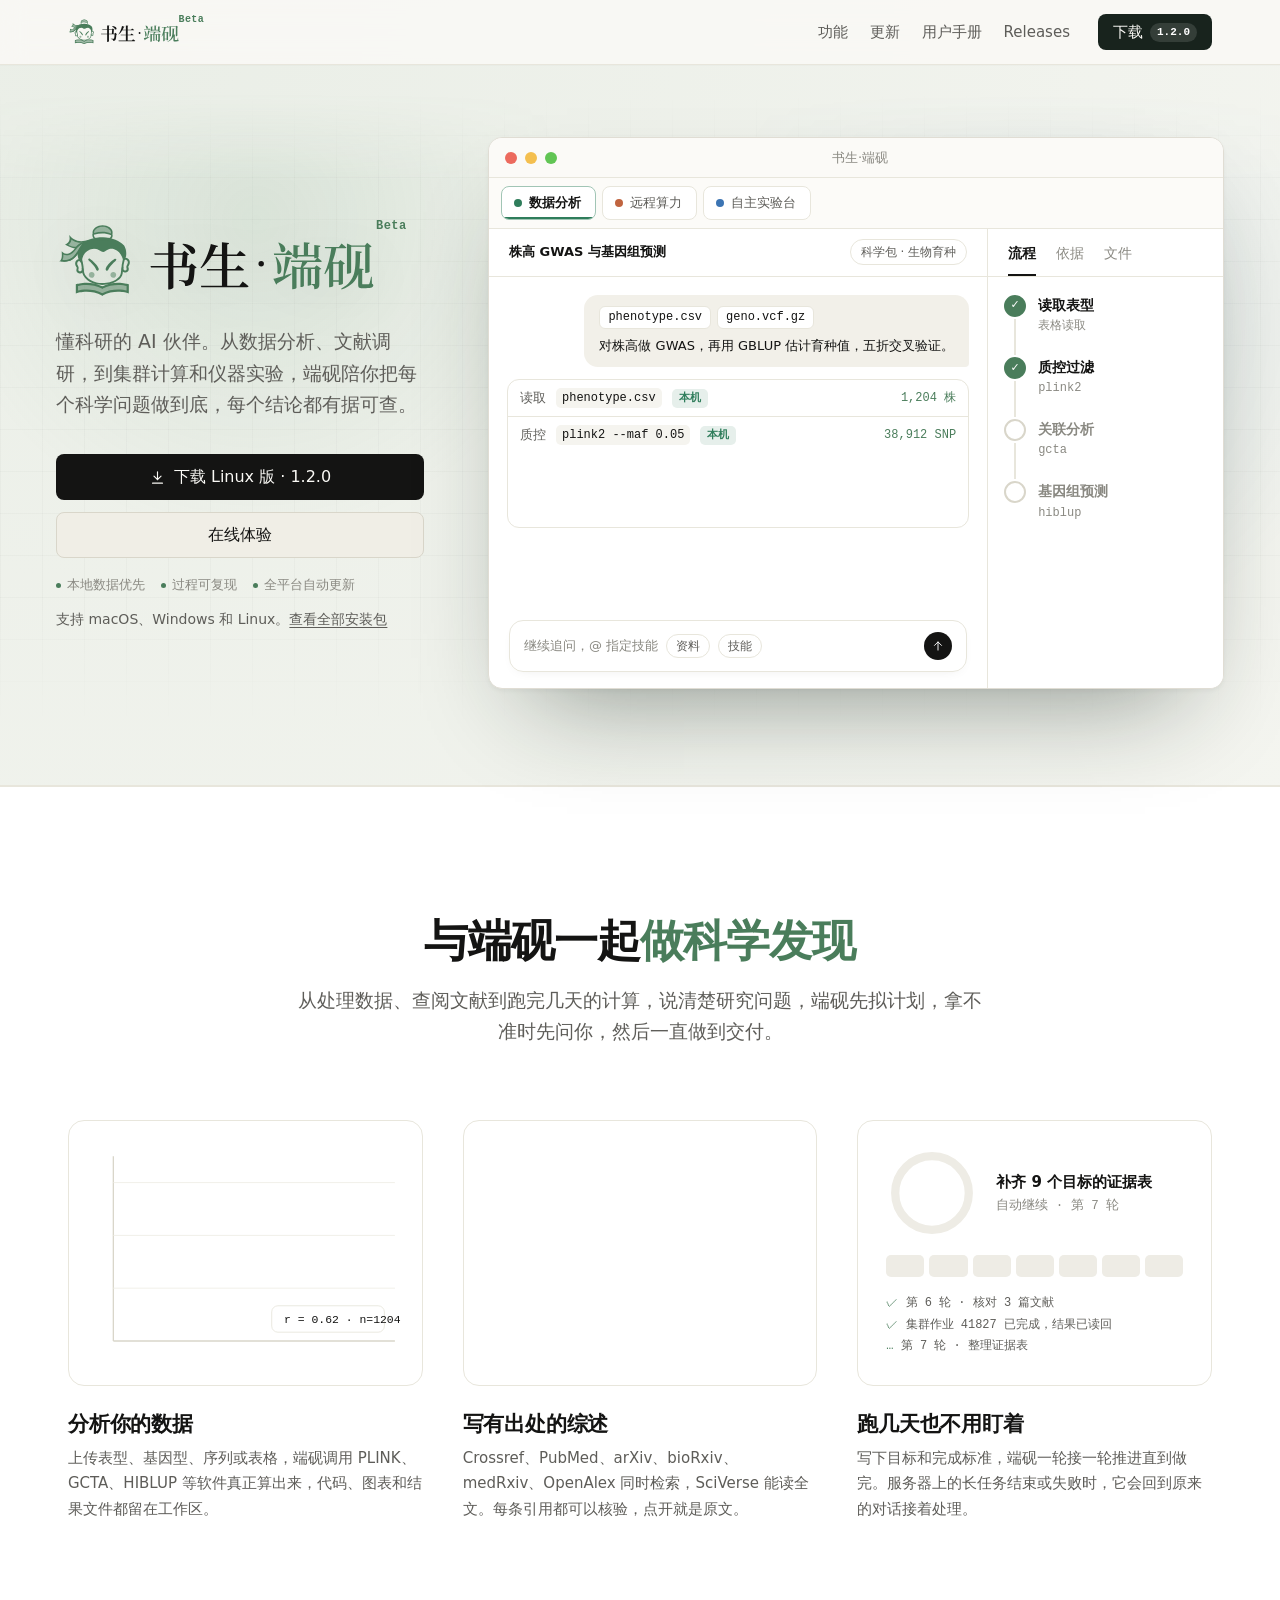
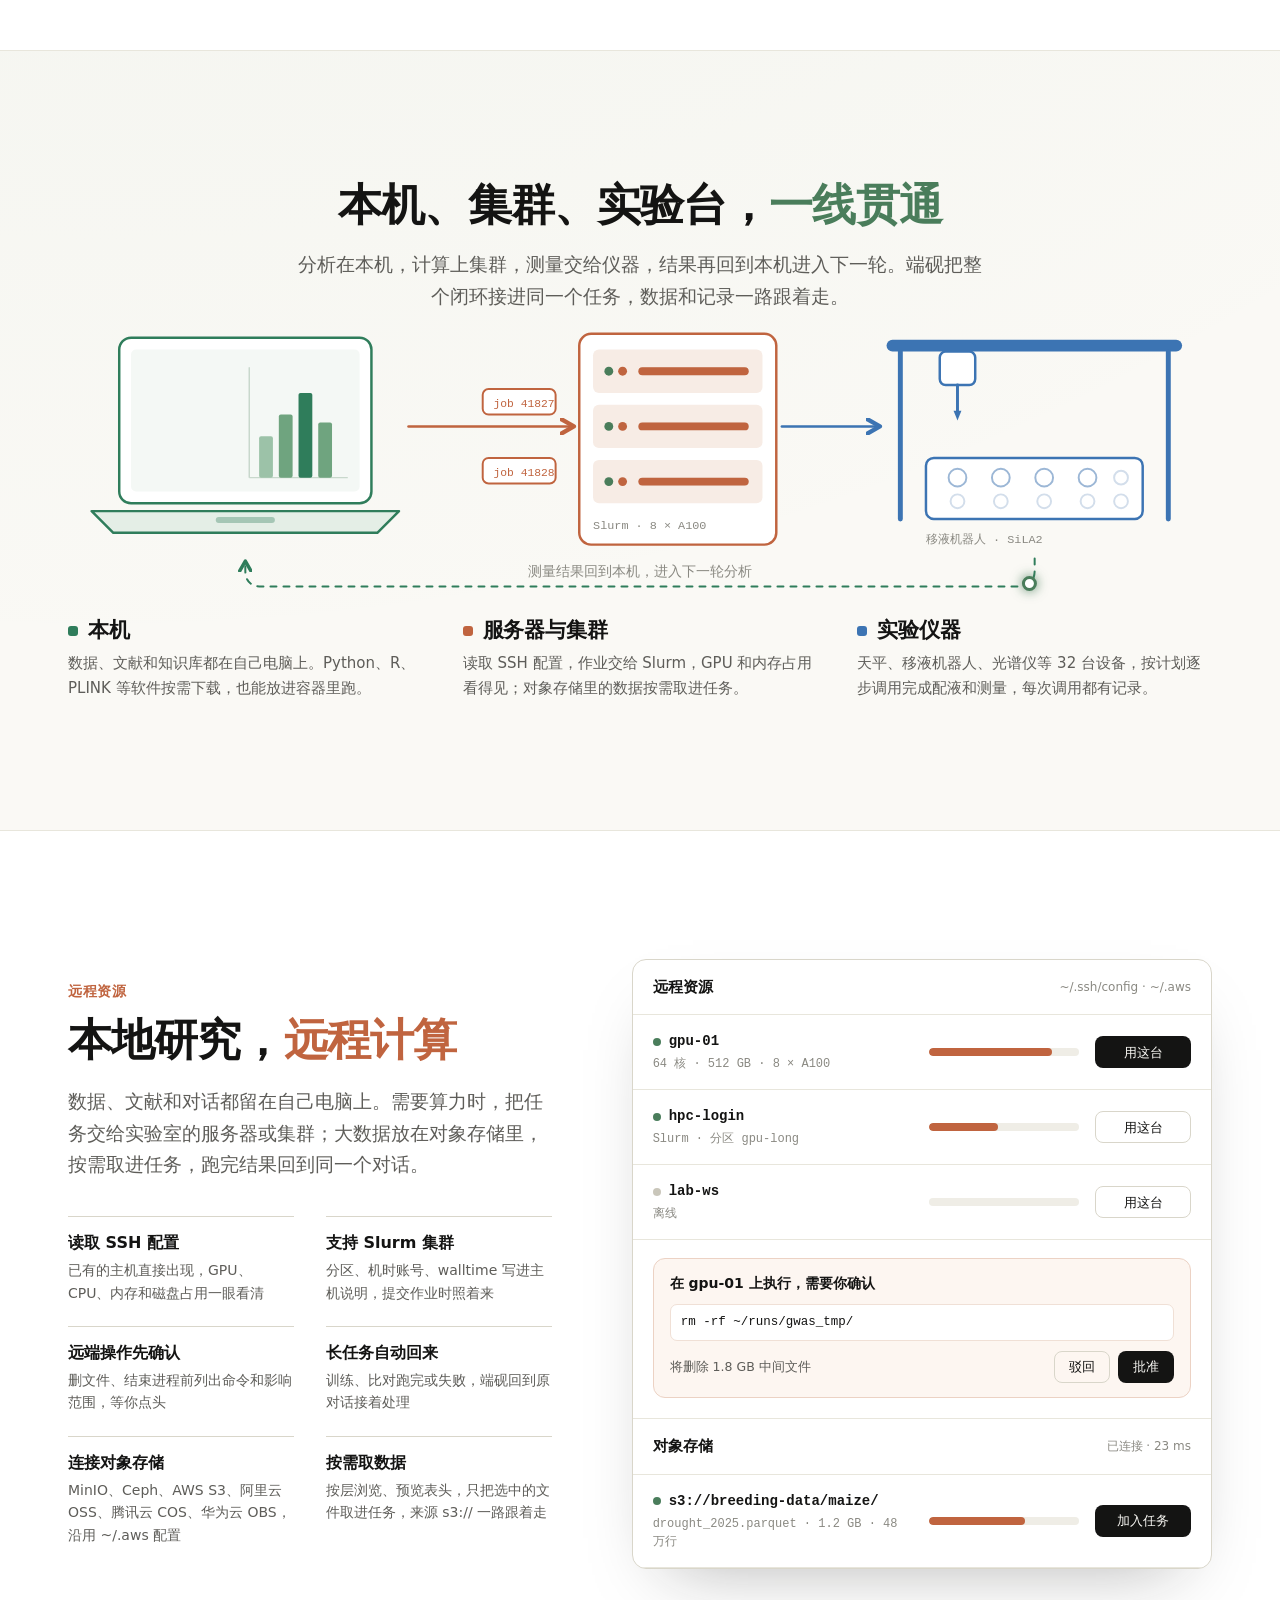
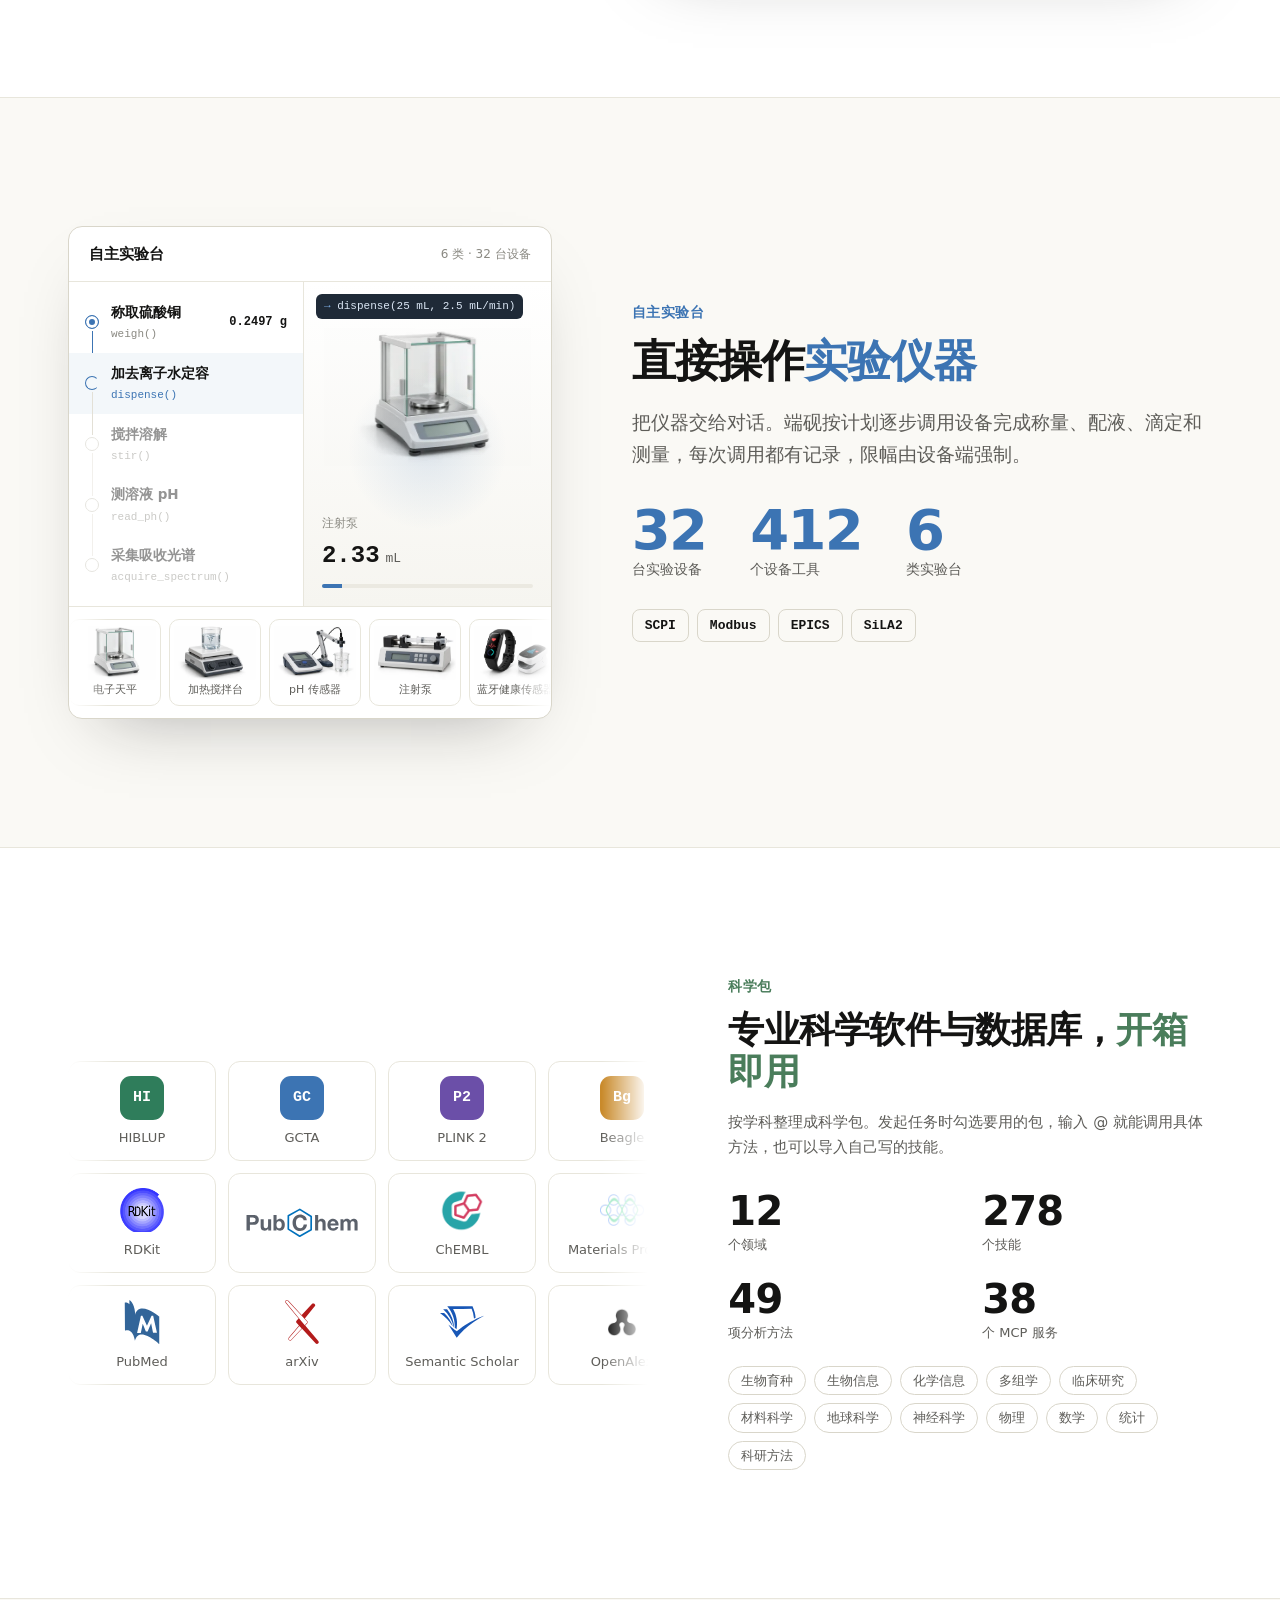
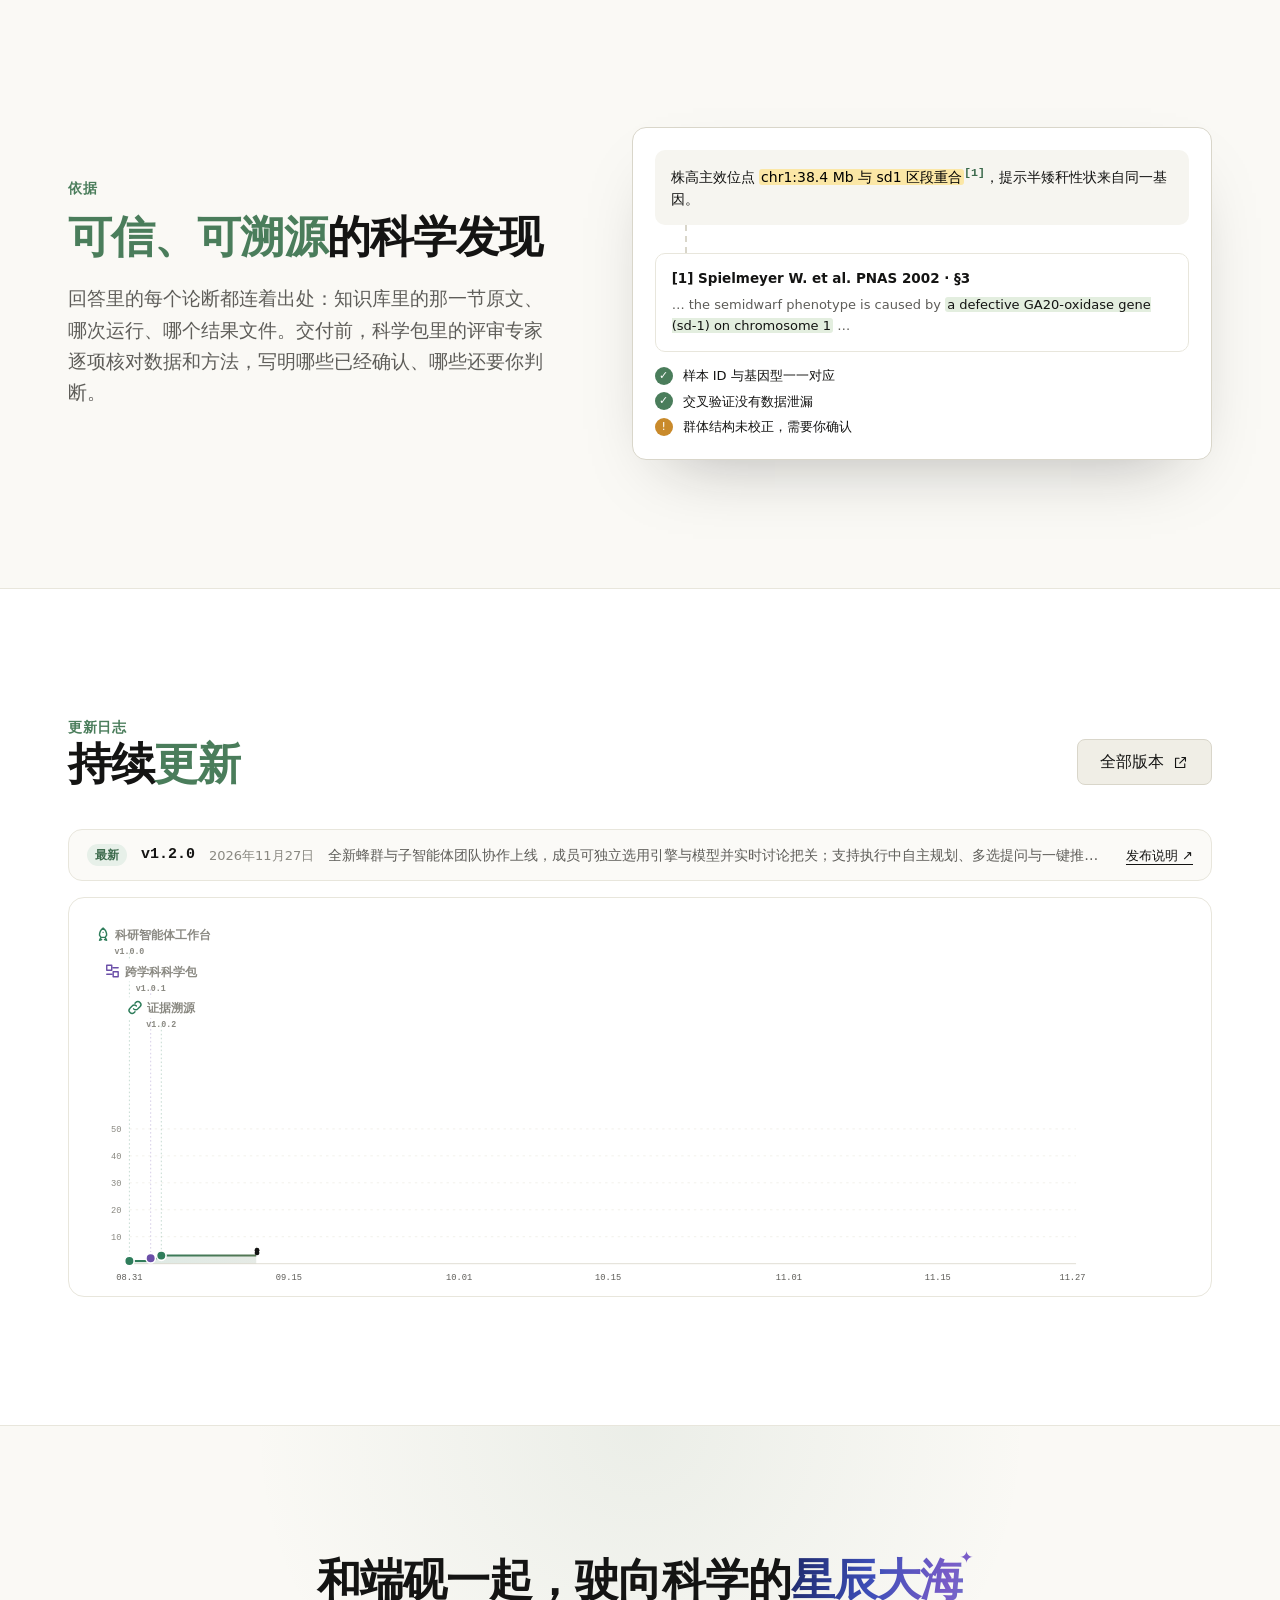
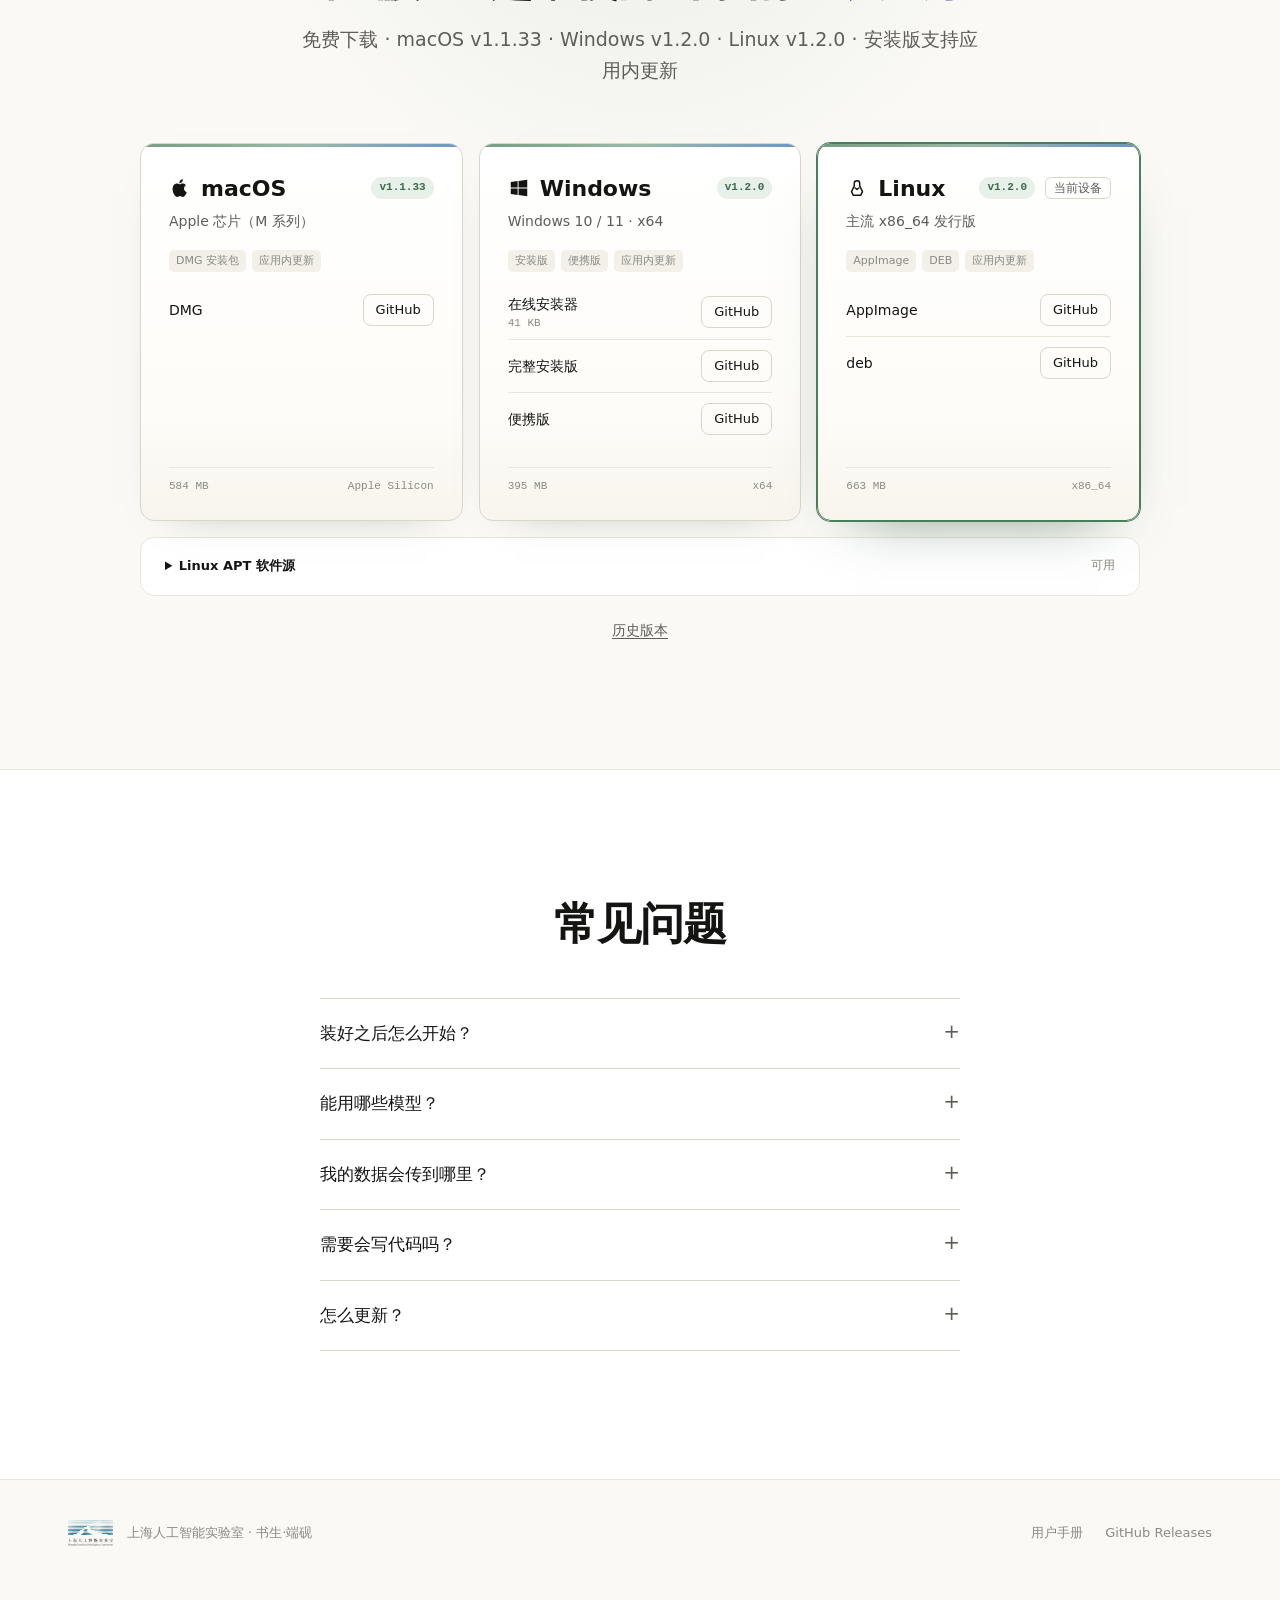
<file: index.html>
<!doctype html>
<html lang="zh-CN">
<head>
<meta charset="utf-8">
<meta name="viewport" content="width=device-width, initial-scale=1">
<meta name="theme-color" content="#faf9f5">
<title>端砚 · Science Discovery｜让每个科学发现都有据可查</title>
<meta name="description" content="端砚是面向科研工作的 AI 伙伴：连接本地数据、远程算力与实验设备，从分析、推理到交付，让每个结论都有依据、每次运行都可复现。支持 macOS、Windows 和 Linux。">
<link rel="canonical" href="https://a3s-lab.github.io/duanyan-releases/">
<meta property="og:type" content="website">
<meta property="og:locale" content="zh_CN">
<meta property="og:title" content="端砚 · Science Discovery">
<meta property="og:description" content="从数据分析、远程算力到仪器实验，端砚陪你把每个科学问题做到底。">
<meta property="og:url" content="https://a3s-lab.github.io/duanyan-releases/">
<meta property="og:image" content="https://raw.githubusercontent.com/A3S-Lab/duanyan-releases/main/.github/homepage.png">
<meta name="twitter:card" content="summary_large_image">
<meta name="twitter:title" content="端砚 · Science Discovery">
<meta name="twitter:description" content="让每个科学发现都有据可查。">
<meta name="twitter:image" content="https://raw.githubusercontent.com/A3S-Lab/duanyan-releases/main/.github/homepage.png">
<link rel="icon" href="mark.svg" type="image/svg+xml">
<link rel="preconnect" href="https://api.github.com" crossorigin>
<link rel="stylesheet" href="styles.css?v=20261030b">
<script type="application/ld+json">
{"@context":"https://schema.org","@type":"SoftwareApplication","name":"端砚 · Science Discovery","applicationCategory":"ScienceApplication","operatingSystem":"macOS, Windows, Linux","description":"连接本地数据、远程算力与实验设备，让每个科学结论都有据可查。","offers":{"@type":"Offer","price":"0","priceCurrency":"CNY"},"url":"https://a3s-lab.github.io/duanyan-releases/"}
</script>
</head>
<body class="home">
<svg width="0" height="0" style="position:absolute" aria-hidden="true"><defs>
<symbol id="dl" viewBox="0 0 24 24"><path class="ico" d="M12 4v11m-5-5 5 5 5-5M5 20h14"/></symbol>
<symbol id="ext" viewBox="0 0 24 24"><path class="ico" d="M14 5h5v5m0-5-8 8M18 14v5H5V6h5"/></symbol>
<symbol id="up" viewBox="0 0 24 24"><path class="ico" d="M12 19V5m-6 6 6-6 6 6"/></symbol>
<symbol id="pack" viewBox="0 0 24 24"><rect class="ico" x="4" y="4" width="7" height="7" rx="1.5"/><rect class="ico" x="13" y="13" width="7" height="7" rx="1.5"/><path class="ico" d="M13 7.5h7M4 16.5h7"/></symbol>
<symbol id="book" viewBox="0 0 24 24"><path class="ico" d="M5 4v16M9 4v16M13 5l5 15"/></symbol>
<symbol id="cal" viewBox="0 0 24 24"><rect class="ico" x="4" y="5" width="16" height="15" rx="2"/><path class="ico" d="M4 10h16M9 3v4m6-4v4"/></symbol>
<symbol id="srv" viewBox="0 0 24 24"><rect class="ico" x="4" y="4" width="16" height="7" rx="1.5"/><rect class="ico" x="4" y="13" width="16" height="7" rx="1.5"/></symbol>
<symbol id="flask" viewBox="0 0 24 24"><path class="ico" d="M9 3h6m-5 0v6L5 19a1.5 1.5 0 0 0 1.3 2h11.4a1.5 1.5 0 0 0 1.3-2l-5-10V3"/></symbol>
<symbol id="apl" viewBox="0 0 24 24"><path fill="currentColor" d="M16.4 12.6c0-2.4 2-3.5 2-3.6-1.1-1.6-2.8-1.8-3.4-1.8-1.4-.2-2.8.8-3.5.8s-1.8-.8-3-.8C7 7.3 5.5 8.2 4.7 9.7c-1.7 2.9-.4 7.3 1.2 9.7.8 1.2 1.8 2.5 3 2.4 1.2 0 1.7-.8 3.1-.8s1.9.8 3.1.8c1.3 0 2.1-1.2 2.9-2.4.9-1.4 1.3-2.7 1.3-2.8 0 0-2.9-1.1-2.9-4ZM14.1 5.5c.6-.8 1.1-1.9 1-3-1 0-2.1.6-2.8 1.4-.6.7-1.2 1.8-1 2.9 1 .1 2.1-.5 2.8-1.3Z"/></symbol>
<symbol id="win" viewBox="0 0 24 24"><path fill="currentColor" d="M3 5.5 10.5 4.4v7.1H3V5.5Zm8.5-1.2L21 3v8.5h-9.5V4.3ZM3 12.5h7.5v7.1L3 18.5v-6Zm8.5 0H21V21l-9.5-1.3v-7.2Z"/></symbol>
<symbol id="tux" viewBox="0 0 24 24"><path class="ico" d="M9 10V7a3 3 0 0 1 6 0v3l3 6-2 4H8l-2-4 3-6Z"/><path class="ico" d="M10 12l2 1.5 2-1.5"/></symbol>
</defs></svg>

<header class="top"><div class="wrap top-in">
  <a class="brand" href="./"><img class="wordmark" src="wordmark.svg" alt="书生·端砚"><sup class="beta">Beta</sup></a>
  <nav><a href="#connect">功能</a><a href="#releases">更新</a><a href="manual.html" class="keep">用户手册</a><a href="https://github.com/A3S-Lab/duanyan-releases/releases/latest" rel="noopener">Releases</a></nav>
  <a class="btn btn-ink btn-sm nav-download" href="#download">下载 <span class="nav-version" id="nav-version">1.2.0</span></a>
</div></header>

<main>
<!-- 首屏 -->
<section class="wrap hero">
  <div class="hero-text">
  <h1 class="h1 h1-logo"><img src="wordmark.svg" alt="书生·端砚"><sup class="beta">Beta</sup></h1>
  <p class="lead">懂科研的 AI 伙伴。从数据分析、文献调研，到集群计算和仪器实验，端砚陪你把每个科学问题做到底，每个结论都有据可查。</p>
  <div class="acts">
    <a class="btn btn-ink" id="primary" href="#download"><svg><use href="#dl"/></svg><span id="primary-label">下载端砚</span></a>
    <a class="btn btn-sand" href="https://a3s-lab.discovery.intern-ai.org.cn/apps/science-discovery/" target="_blank" rel="noopener">在线体验</a>
  </div>
  <div class="hero-trust" aria-label="产品特性">
    <span><i></i>本地数据优先</span>
    <span><i></i>过程可复现</span>
    <span><i></i>全平台自动更新</span>
  </div>
  <p class="avail">支持 macOS、Windows 和 Linux。<a href="#download">查看全部安装包</a></p>
  </div>

  <div class="app" id="app" aria-label="端砚界面示意：数据分析、远程算力和自主实验台三段演示">
    <div class="app-bar"><i></i><i></i><i></i><span>书生·端砚</span></div>
    <div class="chapters" role="tablist">
      <button role="tab" data-ch="0" style="--c:var(--local)"><b></b>数据分析</button>
      <button role="tab" data-ch="1" style="--c:var(--hpc)"><b></b>远程算力</button>
      <button role="tab" data-ch="2" style="--c:var(--lab)"><b></b>自主实验台</button>
    </div>
    <div class="app-body">
      <div class="a-main">
        <!-- 第一幕：数据分析 -->
        <div class="scene" data-scene="0">
          <div class="a-head">株高 GWAS 与基因组预测<em>科学包 · 生物育种</em></div>
          <div class="a-thread">
            <div class="u-msg"><div class="att"><span>phenotype.csv</span><span>geno.vcf.gz</span></div>对株高做 GWAS，再用 GBLUP 估计育种值，五折交叉验证。</div>
            <div class="steps">
              <div class="st" style="--c:var(--local)">读取 <code>phenotype.csv</code><span class="where">本机</span><span class="s" data-done="1,204 株"></span></div>
              <div class="st" style="--c:var(--local)">质控 <code>plink2 --maf 0.05</code><span class="where">本机</span><span class="s" data-done="38,912 SNP"></span></div>
              <div class="st" style="--c:var(--local)">关联分析 <code>gcta --mlma</code><span class="where">本机</span><span class="s" data-done="12.6 s"></span></div>
              <div class="st" style="--c:var(--local)">基因组预测 <code>hiblup</code><span class="where">本机</span><span class="s" data-done="r = 0.62"></span></div>
            </div>
            <div class="ans">
              第 1、6 号染色体各有一个显著位点，<b>chr1:38.4 Mb</b> 与已知 sd1 区段重合；GBLUP 五折平均预测精度 <b>r = 0.62</b>。
              <div class="plot"><h6>曼哈顿图 · plant_height</h6><svg viewBox="0 0 600 120" preserveAspectRatio="none" id="manh"></svg></div>
            </div>
          </div>
        </div>
        <!-- 第二幕：远程算力 -->
        <div class="scene" data-scene="1">
          <div class="a-head">置换检验 · 1000 次<em>远程主机 · hpc-login</em></div>
          <div class="a-thread">
            <div class="u-msg">在集群上用 8 张 A100 跑 1000 次置换检验，跑完把结果拿回来。</div>
            <div class="steps">
              <div class="st" style="--c:var(--hpc)">选择主机 <code>hpc-login</code><span class="where">Slurm</span><span class="s" data-done="空闲 8/8 GPU"></span></div>
              <div class="st" style="--c:var(--hpc)">上传 <code>rice_qc.bed</code><span class="where">1.2 GB</span><span class="s" data-done="28 s"></span></div>
              <div class="st" style="--c:var(--hpc)">提交作业 <code>sbatch perm.sh</code><span class="where">job 41827</span><span class="s" data-done="完成 · 2 h 14 m"></span></div>
              <div class="st st-confirm" style="--c:var(--hpc)"><span class="cf">需要你确认</span>清理远端 <code>rm -rf ~/runs/perm_tmp/</code><span class="s" data-done="已批准"></span></div>
              <div class="st" style="--c:var(--local)">取回 <code>perm_pvals.csv</code><span class="where">本机</span><span class="s" data-done="已同步"></span></div>
            </div>
            <div class="ans">1000 次置换后的经验阈值为 <b>p = 2.1×10⁻⁶</b>，chr1 位点依然显著。作业跑完后端砚自动回到这条对话，结果已存到本机工作区。</div>
          </div>
        </div>
        <!-- 第三幕：自主实验台 -->
        <div class="scene" data-scene="2">
          <div class="a-head">Cu²⁺ 标准曲线<em>自主实验台 · 化学湿实验</em></div>
          <div class="a-thread">
            <div class="u-msg">配 5 个浓度梯度的 Cu²⁺ 标准溶液，测 520 nm 吸光度，拟合标准曲线。</div>
            <div class="steps">
              <div class="st" style="--c:var(--lab)">称量 <code>balance.weigh</code><span class="where">电子天平</span><span class="s" data-done="0.5012 g"></span></div>
              <div class="st" style="--c:var(--lab)">配液 <code>pump.dispense ×5</code><span class="where">注射泵</span><span class="s" data-done="5 管"></span></div>
              <div class="st" style="--c:var(--lab)">分液 <code>handler.transfer</code><span class="where">移液机器人</span><span class="s" data-done="A1→A5"></span></div>
              <div class="st" style="--c:var(--lab)">测量 <code>spectro.read 520nm</code><span class="where">光谱仪</span><span class="s" data-done="5 个读数"></span></div>
            </div>
            <div class="ans">
              标准曲线 <b>A = 0.182·c + 0.004</b>，<b>R² = 0.998</b>。每次设备调用的参数和读数都已记录。
              <div class="plot"><h6>标准曲线 · 520 nm</h6><svg viewBox="0 0 600 120" preserveAspectRatio="none">
                <path d="M40 110H590M40 110V8" stroke="#e8e6dc" stroke-width="1.5"/>
                <path d="M60 104 L570 16" stroke="#3c74b3" stroke-width="2.5" vector-effect="non-scaling-stroke"/>
                <g fill="#3c74b3"><circle cx="100" cy="97" r="4"/><circle cx="210" cy="79" r="4"/><circle cx="320" cy="58" r="4"/><circle cx="430" cy="41" r="4"/><circle cx="540" cy="21" r="4"/></g>
              </svg></div>
            </div>
          </div>
        </div>
        <div class="a-comp">继续追问，@ 指定技能<span class="c">资料</span><span class="c">技能</span><span class="go"><svg width="14" height="14"><use href="#up"/></svg></span></div>
      </div>
      <aside class="a-right">
        <!-- 右栏 1：流程 -->
        <div class="rp" data-scene="0">
          <div class="a-tabs"><span class="on">流程</span><span>依据</span><span>文件</span></div>
          <div class="flowv">
            <div class="fn"><span class="d"></span><div><b>读取表型</b><small>表格读取</small></div></div>
            <div class="fn"><span class="d"></span><div><b>质控过滤</b><small>plink2</small></div></div>
            <div class="fn"><span class="d"></span><div><b>关联分析</b><small>gcta</small></div></div>
            <div class="fn"><span class="d"></span><div><b>基因组预测</b><small>hiblup</small></div></div>
          </div>
          <div class="evid"><b>预测精度 r = 0.62<span>✓ 已核对</span></b><p>2 份数据 · 4 次运行 · 5 个结果文件</p></div>
        </div>
        <!-- 右栏 2：远程主机 -->
        <div class="rp" data-scene="1">
          <div class="a-tabs"><span class="on">远程主机</span><span>作业</span></div>
          <div class="hosts">
            <div class="hrow on"><b>hpc-login</b><small>Slurm · 8 × A100</small><div class="gpus"><i></i><i></i><i></i><i></i><i></i><i></i><i></i><i></i></div></div>
            <div class="hrow"><b>gpu-01</b><small>64 核 · 512 GB</small><div class="meter"><i style="width:38%"></i></div></div>
            <div class="hrow off"><b>lab-ws</b><small>离线</small></div>
          </div>
          <div class="jobcard"><b>job 41827<span>RUNNING</span></b><div class="prog"><i></i></div><p>perm.sh · 1000 次置换 · gpu-long</p></div>
        </div>
        <!-- 右栏 3：设备 -->
        <div class="rp" data-scene="2">
          <div class="a-tabs"><span class="on">设备</span><span>记录</span></div>
          <div class="devlist">
            <div class="dv" data-i="0"><b>电子天平</b><code>0.5012 g</code></div>
            <div class="dv" data-i="1"><b>注射泵</b><code>2.50 mL/min</code></div>
            <div class="dv" data-i="2"><b>移液机器人</b><code>A3 · 50 µL</code></div>
            <div class="dv" data-i="3"><b>光谱仪</b><svg viewBox="0 0 120 30" preserveAspectRatio="none"><path class="trace" d="M0 27 C20 26 28 24 36 20 S48 3 56 3 S66 22 76 22 S96 14 104 14 S114 24 120 26"/></svg></div>
          </div>
          <p class="protos">SCPI · Modbus · EPICS · SiLA2</p>
        </div>
      </aside>
    </div>
  </div>
</section>

<!-- 能接手的事 -->
<section class="band white"><div class="wrap">
  <div class="center">
    <h2 class="h2">与端砚一起<em class="g">做科学发现</em></h2>
    <p class="lead">从处理数据、查阅文献到跑完几天的计算，说清楚研究问题，端砚先拟计划，拿不准时先问你，然后一直做到交付。</p>
  </div>
  <div class="tasks">
    <div class="task">
      <div class="pic p-analysis">
        <svg viewBox="0 0 400 300" aria-hidden="true">
          <path d="M50 250H370M50 250V40" stroke="#d9d6ca" stroke-width="1.5" fill="none"/>
          <path d="M50 190H370M50 130H370M50 70H370" stroke="#f0eee6" stroke-width="1"/>
          <g fill="#4a7d5b">
            <circle class="dot" cx="80" cy="222" r="5" style="animation-delay:.1s"/><circle class="dot" cx="102" cy="205" r="5" style="animation-delay:.2s"/>
            <circle class="dot" cx="122" cy="214" r="5" style="animation-delay:.3s"/><circle class="dot" cx="140" cy="186" r="5" style="animation-delay:.4s"/>
            <circle class="dot" cx="165" cy="176" r="5" style="animation-delay:.5s"/><circle class="dot" cx="186" cy="182" r="5" style="animation-delay:.6s"/>
            <circle class="dot" cx="206" cy="150" r="5" style="animation-delay:.7s"/><circle class="dot" cx="230" cy="142" r="5" style="animation-delay:.8s"/>
            <circle class="dot" cx="252" cy="148" r="5" style="animation-delay:.9s"/><circle class="dot" cx="272" cy="118" r="5" style="animation-delay:1s"/>
            <circle class="dot" cx="296" cy="104" r="5" style="animation-delay:1.1s"/><circle class="dot" cx="318" cy="112" r="5" style="animation-delay:1.2s"/>
            <circle class="dot" cx="340" cy="82" r="5" style="animation-delay:1.3s"/>
          </g>
          <path class="fit" d="M66 228 L352 78" stroke="#c0643f" stroke-width="3" fill="none" stroke-linecap="round"/>
          <rect x="230" y="210" width="128" height="30" rx="7" fill="#fff" stroke="#e8e6dc"/>
          <text x="244" y="230" font-family="ui-monospace,Menlo,monospace" font-size="13" fill="#141413">r = 0.62 · n=1204</text>
        </svg>
      </div>
      <h3 class="h3">分析你的数据</h3>
      <p class="small">上传表型、基因型、序列或表格，端砚调用 PLINK、GCTA、HIBLUP 等软件真正算出来，代码、图表和结果文件都留在工作区。</p>
    </div>
    <div class="task">
      <div class="pic p-lit">
        <div class="cite"><i>1</i><div><b>Semidwarf (sd-1) gene in rice</b>Spielmeyer W. · PNAS 2002 · <u>DOI ↗</u></div><span class="ok">✓</span></div>
        <div class="cite"><i>2</i><div><b>GCTA: a tool for genome-wide complex trait analysis</b>Yang J. · AJHG 2011 · <u>PMID ↗</u></div><span class="ok">✓</span></div>
        <div class="cite"><i>3</i><div><b>Genomic selection in plant breeding</b>Crossa J. · Trends Plant Sci 2017 · <u>DOI ↗</u></div><span class="ok">✓</span></div>
      </div>
      <h3 class="h3">写有出处的综述</h3>
      <p class="small">Crossref、PubMed、arXiv、bioRxiv、medRxiv、OpenAlex 同时检索，SciVerse 能读全文。每条引用都可以核验，点开就是原文。</p>
    </div>
    <div class="task">
      <div class="pic p-goal">
        <div class="ring">
          <svg viewBox="0 0 100 100" aria-hidden="true"><circle cx="50" cy="50" r="40" fill="none" stroke="#eeece5" stroke-width="9"/><circle class="arc" cx="50" cy="50" r="40" fill="none" stroke="#4a7d5b" stroke-width="9" stroke-linecap="round" transform="rotate(-90 50 50)"/></svg>
          <div><b>补齐 9 个目标的证据表</b><span>自动继续 · 第 7 轮</span></div>
        </div>
        <div class="rounds"><i></i><i></i><i></i><i></i><i></i><i></i><i></i></div>
        <div class="log"><em>✓</em> 第 6 轮 · 核对 3 篇文献<br><em>✓</em> 集群作业 41827 已完成，结果已读回<br><em>…</em> 第 7 轮 · 整理证据表</div>
      </div>
      <h3 class="h3">跑几天也不用盯着</h3>
      <p class="small">写下目标和完成标准，端砚一轮接一轮推进直到做完。服务器上的长任务结束或失败时，它会回到原来的对话接着处理。</p>
    </div>
  </div>
</div></section>

<!-- 贯通 -->
<section class="band" id="connect"><div class="wrap">
  <div class="center">
    <h2 class="h2">本机、集群、实验台，<em class="g">一线贯通</em></h2>
    <p class="lead">分析在本机，计算上集群，测量交给仪器，结果再回到本机进入下一轮。端砚把整个闭环接进同一个任务，数据和记录一路跟着走。</p>
  </div>
  <div class="ills">
    <svg class="ill-link" aria-hidden="true">
      <defs><linearGradient id="lg" gradientUnits="userSpaceOnUse"><stop offset="0" stop-color="#2f7d5b"/><stop offset=".5" stop-color="#c0643f"/><stop offset="1" stop-color="#3c74b3"/></linearGradient>
      <marker id="ah" viewBox="0 0 10 10" refX="7" refY="5" markerWidth="7" markerHeight="7" orient="auto-start-reverse"><path d="M1 1l7 4-7 4" fill="none" stroke="context-stroke" stroke-width="1.8" stroke-linecap="round" stroke-linejoin="round"/></marker></defs>
      <path class="fw1" stroke="#c0643f" marker-end="url(#ah)"/>
      <path class="fw2" stroke="#3c74b3" marker-end="url(#ah)"/>
      <path class="bk" stroke="#2f7d5b" marker-end="url(#ah)"/>
      <text class="bk-t" text-anchor="middle">测量结果回到本机，进入下一轮分析</text>
      <circle class="spark2" r="6" fill="#fff"><animateMotion dur="9s" repeatCount="indefinite"/></circle>
    </svg>
    <div class="ill" style="--c:var(--local)">
      <svg viewBox="0 0 360 240" aria-hidden="true">
        <rect x="52" y="18" width="256" height="168" rx="12" fill="#fff" stroke="#2f7d5b" stroke-width="2.5"/>
        <rect x="64" y="30" width="232" height="144" rx="5" fill="#f4f8f5"/>
        <g class="lt-code">
          <rect x="76" y="46" width="70" height="7" rx="3.5" fill="#2f7d5b"/>
          <rect x="84" y="62" width="58" height="7" rx="3.5" fill="#9cc2a8"/>
          <rect x="84" y="78" width="80" height="7" rx="3.5" fill="#9cc2a8"/>
          <rect x="76" y="94" width="50" height="7" rx="3.5" fill="#2f7d5b"/>
          <rect x="84" y="110" width="66" height="7" rx="3.5" fill="#9cc2a8"/>
        </g>
        <path d="M184 160H284M184 160V48" stroke="#c8d8cc" stroke-width="1.5"/>
        <rect class="lt-bar" x="194" y="118" width="14" height="42" rx="2" fill="#9cc2a8"/>
        <rect class="lt-bar" x="214" y="96" width="14" height="64" rx="2" fill="#6fa47f" style="animation-delay:.15s"/>
        <rect class="lt-bar" x="234" y="74" width="14" height="86" rx="2" fill="#2f7d5b" style="animation-delay:.3s"/>
        <rect class="lt-bar" x="254" y="104" width="14" height="56" rx="2" fill="#6fa47f" style="animation-delay:.45s"/>
        <path d="M24 194h312l-22 22H46z" fill="#e4eee6" stroke="#2f7d5b" stroke-width="2.5" stroke-linejoin="round"/>
        <rect x="150" y="200" width="60" height="6" rx="3" fill="#2f7d5b" opacity=".35"/>
      </svg>
      
      <h3 class="h3">本机</h3>
      <p class="small">数据、文献和知识库都在自己电脑上。Python、R、PLINK 等软件按需下载，也能放进容器里跑。</p>
    </div>
    <div class="ill" style="--c:var(--hpc)">
      <svg viewBox="0 0 360 240" aria-hidden="true">
        <g class="job"><rect x="20" y="70" width="74" height="26" rx="6" fill="#fff" stroke="#c0643f" stroke-width="2"/><text x="31" y="88" font-family="ui-monospace,Menlo,monospace" font-size="11.5" fill="#c0643f">job 41827</text></g>
        <g class="job" style="animation-delay:-2.2s"><rect x="20" y="140" width="74" height="26" rx="6" fill="#fff" stroke="#c0643f" stroke-width="2"/><text x="31" y="158" font-family="ui-monospace,Menlo,monospace" font-size="11.5" fill="#c0643f">job 41828</text></g>
        <rect x="118" y="14" width="200" height="214" rx="12" fill="#fff" stroke="#c0643f" stroke-width="2.5"/>
        <g>
          <rect x="132" y="30" width="172" height="44" rx="6" fill="#f7ece5"/>
          <circle class="led" cx="148" cy="52" r="4.5" fill="#4a7d5b"/><circle class="led" cx="162" cy="52" r="4.5" fill="#c0643f" style="animation-delay:-.4s"/>
          <rect x="178" y="48" width="112" height="8" rx="4" fill="#ecdcd1"/><rect class="load" x="178" y="48" width="112" height="8" rx="4" fill="#c0643f"/>
          <rect x="132" y="86" width="172" height="44" rx="6" fill="#f7ece5"/>
          <circle class="led" cx="148" cy="108" r="4.5" fill="#4a7d5b" style="animation-delay:-.7s"/><circle class="led" cx="162" cy="108" r="4.5" fill="#c0643f" style="animation-delay:-.2s"/>
          <rect x="178" y="104" width="112" height="8" rx="4" fill="#ecdcd1"/><rect class="load" x="178" y="104" width="112" height="8" rx="4" fill="#c0643f" style="animation-delay:-1s"/>
          <rect x="132" y="142" width="172" height="44" rx="6" fill="#f7ece5"/>
          <circle class="led" cx="148" cy="164" r="4.5" fill="#4a7d5b" style="animation-delay:-.3s"/><circle class="led" cx="162" cy="164" r="4.5" fill="#c0643f" style="animation-delay:-.9s"/>
          <rect x="178" y="160" width="112" height="8" rx="4" fill="#ecdcd1"/><rect class="load" x="178" y="160" width="112" height="8" rx="4" fill="#c0643f" style="animation-delay:-1.8s"/>
        </g>
        <text x="132" y="212" font-family="ui-monospace,Menlo,monospace" font-size="12" fill="#8a8982">Slurm · 8 × A100</text>
      </svg>
      
      <h3 class="h3">服务器与集群</h3>
      <p class="small">读取 SSH 配置，作业交给 Slurm，GPU 和内存占用看得见；对象存储里的数据按需取进任务。</p>
    </div>
    <div class="ill" style="--c:var(--lab)">
      <svg viewBox="0 0 360 240" aria-hidden="true">
        <rect x="30" y="20" width="300" height="12" rx="6" fill="#3c74b3"/>
        <path d="M44 32v170M316 32v170" stroke="#3c74b3" stroke-width="5" stroke-linecap="round"/>
        <g class="head">
          <rect x="84" y="32" width="36" height="34" rx="6" fill="#fff" stroke="#3c74b3" stroke-width="2.5"/>
          <path d="M102 66v26" stroke="#3c74b3" stroke-width="3" stroke-linecap="round"/>
          <path d="M98 92h8l-4 10z" fill="#3c74b3"/>
          <circle class="drop" cx="102" cy="110" r="4" fill="#4a86c8"/>
        </g>
        <rect x="70" y="140" width="220" height="62" rx="8" fill="#fff" stroke="#3c74b3" stroke-width="2.5"/>
        <circle class="well w1" cx="102" cy="160" r="9" stroke="#9cb7d6" stroke-width="2"/>
        <circle class="well w2" cx="146" cy="160" r="9" stroke="#9cb7d6" stroke-width="2"/>
        <circle class="well w3" cx="190" cy="160" r="9" stroke="#9cb7d6" stroke-width="2"/>
        <circle class="well w4" cx="234" cy="160" r="9" stroke="#9cb7d6" stroke-width="2"/>
        <g fill="#fff" stroke="#d3deeb" stroke-width="2"><circle cx="102" cy="184" r="7"/><circle cx="146" cy="184" r="7"/><circle cx="190" cy="184" r="7"/><circle cx="234" cy="184" r="7"/><circle cx="268" cy="160" r="7"/><circle cx="268" cy="184" r="7"/></g>
        <text x="70" y="226" font-family="ui-monospace,Menlo,monospace" font-size="12" fill="#8a8982">移液机器人 · SiLA2</text>
      </svg>
      
      <h3 class="h3">实验仪器</h3>
      <p class="small">天平、移液机器人、光谱仪等 32 台设备，按计划逐步调用完成配液和测量，每次调用都有记录。</p>
    </div>
  </div>
</div></section>

<!-- 远程资源 -->
<section class="band white" style="--c:var(--hpc)"><div class="wrap feat">
  <div>
    <div class="kick">远程资源</div>
    <h2 class="h2">本地研究，<em class="o">远程计算</em></h2>
    <p class="lead">数据、文献和对话都留在自己电脑上。需要算力时，把任务交给实验室的服务器或集群；大数据放在对象存储里，按需取进任务，跑完结果回到同一个对话。</p>
    <div class="facts">
      <div><b>读取 SSH 配置</b><span>已有的主机直接出现，GPU、CPU、内存和磁盘占用一眼看清</span></div>
      <div><b>支持 Slurm 集群</b><span>分区、机时账号、walltime 写进主机说明，提交作业时照着来</span></div>
      <div><b>远端操作先确认</b><span>删文件、结束进程前列出命令和影响范围，等你点头</span></div>
      <div><b>长任务自动回来</b><span>训练、比对跑完或失败，端砚回到原对话接着处理</span></div>
      <div><b>连接对象存储</b><span>MinIO、Ceph、AWS S3、阿里云 OSS、腾讯云 COS、华为云 OBS，沿用 ~/.aws 配置</span></div>
      <div><b>按需取数据</b><span>按层浏览、预览表头，只把选中的文件取进任务，来源 s3:// 一路跟着走</span></div>
    </div>
  </div>
  <div class="vis">
    <div class="ui">
      <div class="ui-h">远程资源<small>~/.ssh/config · ~/.aws</small></div>
      <div class="host" style="--c:var(--green)"><div><b>gpu-01</b><small>64 核 · 512 GB · 8 × A100</small></div><div class="meter"><i style="width:82%"></i></div><span class="btn btn-ink">用这台</span></div>
      <div class="host" style="--c:var(--green)"><div><b>hpc-login</b><small>Slurm · 分区 gpu-long</small></div><div class="meter"><i style="width:46%;animation-delay:-1.2s"></i></div><span class="btn btn-line">用这台</span></div>
      <div class="host"><div><b>lab-ws</b><small>离线</small></div><div class="meter"><i style="width:0"></i></div><span class="btn btn-line">用这台</span></div>
      <div class="confirm">
        <b>在 gpu-01 上执行，需要你确认</b>
        <code>rm -rf ~/runs/gwas_tmp/</code>
        <div class="row">将删除 1.8 GB 中间文件<span class="btn btn-line">驳回</span><span class="btn btn-ink">批准</span></div>
      </div>
      <div class="ui-h ui-sub">对象存储<small>已连接 · 23 ms</small></div>
      <div class="host" style="--c:var(--green)"><div><b>s3://breeding-data/maize/</b><small>drought_2025.parquet · 1.2 GB · 48 万行</small></div><div class="meter"><i style="width:64%;animation-delay:-.6s"></i></div><span class="btn btn-ink">加入任务</span></div>
    </div>
  </div>
</div></section>

<!-- 自主实验台 -->
<section class="band" style="--c:var(--lab)"><div class="wrap feat rev">
  <div class="vis">
    <div class="ui">
      <div class="ui-h">自主实验台<small>6 类 · 32 台设备</small></div>
      <div class="lab-run" id="labRun">
        <ol class="lab-steps">
          <li data-img="balance" data-call="weigh(target=0.25 g)" data-v="0.2497" data-u="g"><i></i><div><b>称取硫酸铜</b><code>weigh()</code></div><span class="r"></span></li>
          <li data-img="pump" data-call="dispense(25 mL, 2.5 mL/min)" data-v="25.00" data-u="mL"><i></i><div><b>加去离子水定容</b><code>dispense()</code></div><span class="r"></span></li>
          <li data-img="stirrer" data-call="stir(400 rpm, 60 °C)" data-v="400" data-u="rpm"><i></i><div><b>搅拌溶解</b><code>stir()</code></div><span class="r"></span></li>
          <li data-img="ph" data-call="read_ph(probe=1)" data-v="4.12" data-u="pH"><i></i><div><b>测溶液 pH</b><code>read_ph()</code></div><span class="r"></span></li>
          <li data-img="spectrometer" data-call="acquire_spectrum(400–900 nm)" data-v="0.618" data-u="A"><i></i><div><b>采集吸收光谱</b><code>acquire_spectrum()</code></div><span class="r"></span></li>
        </ol>
        <div class="lab-dev">
          <div class="lab-call" id="labCall"></div>
          <div class="lab-fx" aria-hidden="true"><i></i><i></i><i></i><i></i><i></i><i></i></div>
          <img id="labImg" src="lab/balance.webp" alt="">
          <div class="lab-ok" aria-hidden="true">✓</div>
          <div class="lab-read"><small id="labName">电子天平</small><b id="labVal">0.0000</b><em id="labUnit">g</em></div>
          <svg class="lab-spec" id="labSpec" viewBox="0 0 120 38" preserveAspectRatio="none"><path d="M0 34 C20 33 28 30 36 26 S48 4 56 4 S66 28 76 28 S96 18 104 18 S114 30 120 32"/></svg>
          <div class="lab-bar"><i id="labBar"></i></div>
        </div>
      </div>
      <div class="lab-marquee" aria-label="支持的 32 台设备"><div class="lm-track" style="--d:90s"><div class="lm-d"><img src="lab/balance.webp" alt="" loading="lazy"><span>电子天平</span></div><div class="lm-d"><img src="lab/stirrer.webp" alt="" loading="lazy"><span>加热搅拌台</span></div><div class="lm-d"><img src="lab/ph.webp" alt="" loading="lazy"><span>pH 传感器</span></div><div class="lm-d"><img src="lab/pump.webp" alt="" loading="lazy"><span>注射泵</span></div><div class="lm-d"><img src="lab/ble-health.webp" alt="" loading="lazy"><span>蓝牙健康传感器</span></div><div class="lm-d"><img src="lab/brainflow.webp" alt="" loading="lazy"><span>生物电传感板</span></div><div class="lm-d"><img src="lab/micro-mgr.webp" alt="" loading="lazy"><span>显微镜</span></div><div class="lm-d"><img src="lab/opentrons.webp" alt="" loading="lazy"><span>移液机器人</span></div><div class="lm-d"><img src="lab/cavro.webp" alt="" loading="lazy"><span>Cavro 注射泵</span></div><div class="lm-d"><img src="lab/julabo.webp" alt="" loading="lazy"><span>循环浴槽</span></div><div class="lm-d"><img src="lab/sartorius.webp" alt="" loading="lazy"><span>赛多利斯天平</span></div><div class="lm-d"><img src="lab/spectrometer.webp" alt="" loading="lazy"><span>光谱仪</span></div><div class="lm-d"><img src="lab/palmsens.webp" alt="" loading="lazy"><span>恒电位仪</span></div><div class="lm-d"><img src="lab/ms-data.webp" alt="" loading="lazy"><span>质谱数据分析</span></div><div class="lm-d"><img src="lab/ms-worklist.webp" alt="" loading="lazy"><span>质谱进样序列</span></div><div class="lm-d"><img src="lab/thermo-iapi.webp" alt="" loading="lazy"><span>Orbitrap API</span></div><div class="lm-d"><img src="lab/keithley-smu.webp" alt="" loading="lazy"><span>数字源表</span></div><div class="lm-d"><img src="lab/lakeshore.webp" alt="" loading="lazy"><span>低温温控</span></div><div class="lm-d"><img src="lab/pfeiffer.webp" alt="" loading="lazy"><span>真空计</span></div><div class="lm-d"><img src="lab/srs-lockin.webp" alt="" loading="lazy"><span>锁相放大器</span></div><div class="lm-d"><img src="lab/srs-rga.webp" alt="" loading="lazy"><span>残余气体分析</span></div><div class="lm-d"><img src="lab/thorlabs-pm.webp" alt="" loading="lazy"><span>光功率计</span></div><div class="lm-d"><img src="lab/bench-psu.webp" alt="" loading="lazy"><span>直流稳压电源</span></div><div class="lm-d"><img src="lab/labjack.webp" alt="" loading="lazy"><span>数据采集</span></div><div class="lm-d"><img src="lab/ni-daqmx.webp" alt="" loading="lazy"><span>NI 采集卡</span></div><div class="lm-d"><img src="lab/rigol-scope.webp" alt="" loading="lazy"><span>示波器</span></div><div class="lm-d"><img src="lab/alicat.webp" alt="" loading="lazy"><span>流量压力控制</span></div><div class="lm-d"><img src="lab/astm-lis.webp" alt="" loading="lazy"><span>ASTM LIS 接收</span></div><div class="lm-d"><img src="lab/scpi.webp" alt="" loading="lazy"><span>SCPI 仪器</span></div><div class="lm-d"><img src="lab/modbus.webp" alt="" loading="lazy"><span>Modbus 设备</span></div><div class="lm-d"><img src="lab/epics.webp" alt="" loading="lazy"><span>EPICS</span></div><div class="lm-d"><img src="lab/sila2.webp" alt="" loading="lazy"><span>SiLA2 桥</span></div><span class="lm-dup" aria-hidden="true"><div class="lm-d"><img src="lab/balance.webp" alt="" loading="lazy"><span>电子天平</span></div><div class="lm-d"><img src="lab/stirrer.webp" alt="" loading="lazy"><span>加热搅拌台</span></div><div class="lm-d"><img src="lab/ph.webp" alt="" loading="lazy"><span>pH 传感器</span></div><div class="lm-d"><img src="lab/pump.webp" alt="" loading="lazy"><span>注射泵</span></div><div class="lm-d"><img src="lab/ble-health.webp" alt="" loading="lazy"><span>蓝牙健康传感器</span></div><div class="lm-d"><img src="lab/brainflow.webp" alt="" loading="lazy"><span>生物电传感板</span></div><div class="lm-d"><img src="lab/micro-mgr.webp" alt="" loading="lazy"><span>显微镜</span></div><div class="lm-d"><img src="lab/opentrons.webp" alt="" loading="lazy"><span>移液机器人</span></div><div class="lm-d"><img src="lab/cavro.webp" alt="" loading="lazy"><span>Cavro 注射泵</span></div><div class="lm-d"><img src="lab/julabo.webp" alt="" loading="lazy"><span>循环浴槽</span></div><div class="lm-d"><img src="lab/sartorius.webp" alt="" loading="lazy"><span>赛多利斯天平</span></div><div class="lm-d"><img src="lab/spectrometer.webp" alt="" loading="lazy"><span>光谱仪</span></div><div class="lm-d"><img src="lab/palmsens.webp" alt="" loading="lazy"><span>恒电位仪</span></div><div class="lm-d"><img src="lab/ms-data.webp" alt="" loading="lazy"><span>质谱数据分析</span></div><div class="lm-d"><img src="lab/ms-worklist.webp" alt="" loading="lazy"><span>质谱进样序列</span></div><div class="lm-d"><img src="lab/thermo-iapi.webp" alt="" loading="lazy"><span>Orbitrap API</span></div><div class="lm-d"><img src="lab/keithley-smu.webp" alt="" loading="lazy"><span>数字源表</span></div><div class="lm-d"><img src="lab/lakeshore.webp" alt="" loading="lazy"><span>低温温控</span></div><div class="lm-d"><img src="lab/pfeiffer.webp" alt="" loading="lazy"><span>真空计</span></div><div class="lm-d"><img src="lab/srs-lockin.webp" alt="" loading="lazy"><span>锁相放大器</span></div><div class="lm-d"><img src="lab/srs-rga.webp" alt="" loading="lazy"><span>残余气体分析</span></div><div class="lm-d"><img src="lab/thorlabs-pm.webp" alt="" loading="lazy"><span>光功率计</span></div><div class="lm-d"><img src="lab/bench-psu.webp" alt="" loading="lazy"><span>直流稳压电源</span></div><div class="lm-d"><img src="lab/labjack.webp" alt="" loading="lazy"><span>数据采集</span></div><div class="lm-d"><img src="lab/ni-daqmx.webp" alt="" loading="lazy"><span>NI 采集卡</span></div><div class="lm-d"><img src="lab/rigol-scope.webp" alt="" loading="lazy"><span>示波器</span></div><div class="lm-d"><img src="lab/alicat.webp" alt="" loading="lazy"><span>流量压力控制</span></div><div class="lm-d"><img src="lab/astm-lis.webp" alt="" loading="lazy"><span>ASTM LIS 接收</span></div><div class="lm-d"><img src="lab/scpi.webp" alt="" loading="lazy"><span>SCPI 仪器</span></div><div class="lm-d"><img src="lab/modbus.webp" alt="" loading="lazy"><span>Modbus 设备</span></div><div class="lm-d"><img src="lab/epics.webp" alt="" loading="lazy"><span>EPICS</span></div><div class="lm-d"><img src="lab/sila2.webp" alt="" loading="lazy"><span>SiLA2 桥</span></div></span></div></div>
    </div>
  </div>
  <div>
    <div class="kick">自主实验台</div>
    <h2 class="h2">直接操作<em class="b">实验仪器</em></h2>
    <p class="lead">把仪器交给对话。端砚按计划逐步调用设备完成称量、配液、滴定和测量，每次调用都有记录，限幅由设备端强制。</p>
    <div class="big"><div><b>32</b><span>台实验设备</span></div><div><b>412</b><span>个设备工具</span></div><div><b>6</b><span>类实验台</span></div></div>
    <div class="proto"><span>SCPI</span><span>Modbus</span><span>EPICS</span><span>SiLA2</span></div>
  </div>
</div></section>

<!-- 科学包 -->
<section class="band white"><div class="wrap pair">
  <div class="logo-marquee" aria-label="已接入的软件与数据库">
    <div class="lm-row" style="--d:52s"><div class="lm-track"><div class="lg-t"><i style="--c:#2f7d5b">HI</i><span>HIBLUP</span></div><div class="lg-t"><i style="--c:#3c74b3">GC</i><span>GCTA</span></div><div class="lg-t"><i style="--c:#6b4fa8">P2</i><span>PLINK 2</span></div><div class="lg-t"><i style="--c:#c98a2b">Bg</i><span>Beagle</span></div><div class="lg-t wm"><img src="logos/scanpy.svg" alt="Scanpy"></div><div class="lg-t wm"><img src="logos/pydeseq2.svg" alt="PyDESeq2"></div><div class="lg-t wm"><img src="logos/biopython.png" alt="Biopython"></div><div class="lg-t"><img src="logos/scverse.png" alt=""><span>AnnData</span></div><div class="lg-t"><img src="logos/ncbi.png" alt=""><span>BLAST</span></div><div class="lg-t tx"><b>BWA</b></div><div class="lg-t"><img src="logos/cellxgene.png" alt=""><span>CELLxGENE</span></div><div class="lg-t tx"><b>AlphaFold</b></div><div class="lg-t"><img src="logos/esm.png" alt=""><span>ESM</span></div><span class="lm-dup" aria-hidden="true"><div class="lg-t"><i style="--c:#2f7d5b">HI</i><span>HIBLUP</span></div><div class="lg-t"><i style="--c:#3c74b3">GC</i><span>GCTA</span></div><div class="lg-t"><i style="--c:#6b4fa8">P2</i><span>PLINK 2</span></div><div class="lg-t"><i style="--c:#c98a2b">Bg</i><span>Beagle</span></div><div class="lg-t wm"><img src="logos/scanpy.svg" alt="Scanpy"></div><div class="lg-t wm"><img src="logos/pydeseq2.svg" alt="PyDESeq2"></div><div class="lg-t wm"><img src="logos/biopython.png" alt="Biopython"></div><div class="lg-t"><img src="logos/scverse.png" alt=""><span>AnnData</span></div><div class="lg-t"><img src="logos/ncbi.png" alt=""><span>BLAST</span></div><div class="lg-t tx"><b>BWA</b></div><div class="lg-t"><img src="logos/cellxgene.png" alt=""><span>CELLxGENE</span></div><div class="lg-t tx"><b>AlphaFold</b></div><div class="lg-t"><img src="logos/esm.png" alt=""><span>ESM</span></div></span></div></div>
    <div class="lm-row rev" style="--d:68s"><div class="lm-track"><div class="lg-t"><img src="logos/rdkit.png" alt=""><span>RDKit</span></div><div class="lg-t wm"><img src="logos/pubchem.svg" alt="PubChem"></div><div class="lg-t"><img src="logos/chembl.png" alt=""><span>ChEMBL</span></div><div class="lg-t"><img src="logos/mp.png" alt=""><span>Materials Project</span></div><div class="lg-t"><img src="logos/mp.png" alt=""><span>pymatgen</span></div><div class="lg-t"><img src="logos/ase.png" alt=""><span>ASE</span></div><div class="lg-t"><img src="logos/qiskit.png" alt=""><span>Qiskit</span></div><div class="lg-t"><img src="logos/pennylane.png" alt=""><span>PennyLane</span></div><div class="lg-t wm"><img src="logos/cirq.png" alt="Cirq"></div><div class="lg-t"><img src="logos/qutip.png" alt=""><span>QuTiP</span></div><div class="lg-t"><img src="logos/astropy.png" alt=""><span>Astropy</span></div><div class="lg-t"><img src="logos/sympy.svg" alt=""><span>SymPy</span></div><div class="lg-t"><img src="logos/scipy.svg" alt=""><span>SciPy</span></div><div class="lg-t"><img src="logos/scikitlearn.svg" alt=""><span>scikit-learn</span></div><div class="lg-t wm"><img src="logos/lean.png" alt="Lean"></div><div class="lg-t"><img src="logos/pandas.svg" alt=""><span>pandas</span></div><div class="lg-t"><img src="logos/pytorch.svg" alt=""><span>PyTorch</span></div><span class="lm-dup" aria-hidden="true"><div class="lg-t"><img src="logos/rdkit.png" alt=""><span>RDKit</span></div><div class="lg-t wm"><img src="logos/pubchem.svg" alt="PubChem"></div><div class="lg-t"><img src="logos/chembl.png" alt=""><span>ChEMBL</span></div><div class="lg-t"><img src="logos/mp.png" alt=""><span>Materials Project</span></div><div class="lg-t"><img src="logos/mp.png" alt=""><span>pymatgen</span></div><div class="lg-t"><img src="logos/ase.png" alt=""><span>ASE</span></div><div class="lg-t"><img src="logos/qiskit.png" alt=""><span>Qiskit</span></div><div class="lg-t"><img src="logos/pennylane.png" alt=""><span>PennyLane</span></div><div class="lg-t wm"><img src="logos/cirq.png" alt="Cirq"></div><div class="lg-t"><img src="logos/qutip.png" alt=""><span>QuTiP</span></div><div class="lg-t"><img src="logos/astropy.png" alt=""><span>Astropy</span></div><div class="lg-t"><img src="logos/sympy.svg" alt=""><span>SymPy</span></div><div class="lg-t"><img src="logos/scipy.svg" alt=""><span>SciPy</span></div><div class="lg-t"><img src="logos/scikitlearn.svg" alt=""><span>scikit-learn</span></div><div class="lg-t wm"><img src="logos/lean.png" alt="Lean"></div><div class="lg-t"><img src="logos/pandas.svg" alt=""><span>pandas</span></div><div class="lg-t"><img src="logos/pytorch.svg" alt=""><span>PyTorch</span></div></span></div></div>
    <div class="lm-row" style="--d:60s"><div class="lm-track"><div class="lg-t"><img src="logos/pubmed.svg" alt=""><span>PubMed</span></div><div class="lg-t"><img src="logos/arxiv.svg" alt=""><span>arXiv</span></div><div class="lg-t"><img src="logos/semanticscholar.svg" alt=""><span>Semantic Scholar</span></div><div class="lg-t"><img src="logos/openalex.png" alt=""><span>OpenAlex</span></div><div class="lg-t wm"><img src="logos/crossref.svg" alt="Crossref"></div><div class="lg-t"><img src="logos/uniprot.png" alt=""><span>UniProt</span></div><div class="lg-t"><img src="logos/ensembl.png" alt=""><span>Ensembl</span></div><div class="lg-t"><img src="logos/kegg.gif" alt=""><span>KEGG</span></div><div class="lg-t"><img src="logos/reactome.png" alt=""><span>Reactome</span></div><div class="lg-t wm"><img src="logos/string.png" alt="STRING"></div><div class="lg-t"><img src="logos/opentargets.png" alt=""><span>Open Targets</span></div><div class="lg-t tx"><b>ClinicalTrials.gov</b></div><div class="lg-t tx"><b>gnomAD</b></div><div class="lg-t"><img src="logos/ncbi.png" alt=""><span>GEO</span></div><div class="lg-t"><img src="logos/biomcp.png" alt=""><span>BioMCP</span></div><span class="lm-dup" aria-hidden="true"><div class="lg-t"><img src="logos/pubmed.svg" alt=""><span>PubMed</span></div><div class="lg-t"><img src="logos/arxiv.svg" alt=""><span>arXiv</span></div><div class="lg-t"><img src="logos/semanticscholar.svg" alt=""><span>Semantic Scholar</span></div><div class="lg-t"><img src="logos/openalex.png" alt=""><span>OpenAlex</span></div><div class="lg-t wm"><img src="logos/crossref.svg" alt="Crossref"></div><div class="lg-t"><img src="logos/uniprot.png" alt=""><span>UniProt</span></div><div class="lg-t"><img src="logos/ensembl.png" alt=""><span>Ensembl</span></div><div class="lg-t"><img src="logos/kegg.gif" alt=""><span>KEGG</span></div><div class="lg-t"><img src="logos/reactome.png" alt=""><span>Reactome</span></div><div class="lg-t wm"><img src="logos/string.png" alt="STRING"></div><div class="lg-t"><img src="logos/opentargets.png" alt=""><span>Open Targets</span></div><div class="lg-t tx"><b>ClinicalTrials.gov</b></div><div class="lg-t tx"><b>gnomAD</b></div><div class="lg-t"><img src="logos/ncbi.png" alt=""><span>GEO</span></div><div class="lg-t"><img src="logos/biomcp.png" alt=""><span>BioMCP</span></div></span></div></div>
  </div>
  <div>
    <div class="kick">科学包</div>
    <h2 class="h2" style="margin-top:12px">专业科学软件与数据库，<em class="g">开箱即用</em></h2>
    <p class="small" style="margin-top:16px">按学科整理成科学包。发起任务时勾选要用的包，输入 @ 就能调用具体方法，也可以导入自己写的技能。</p>
    <div class="stats"><div><b>12</b><span>个领域</span></div><div><b>278</b><span>个技能</span></div><div><b>49</b><span>项分析方法</span></div><div><b>38</b><span>个 MCP 服务</span></div></div>
    <div class="fields"><span>生物育种</span><span>生物信息</span><span>化学信息</span><span>多组学</span><span>临床研究</span><span>材料科学</span><span>地球科学</span><span>神经科学</span><span>物理</span><span>数学</span><span>统计</span><span>科研方法</span></div>
  </div>
</div></section>

<!-- 可查证 -->
<section class="band"><div class="wrap feat">
  <div>
    <div class="kick">依据</div>
    <h2 class="h2"><em class="g">可信、可溯源</em>的科学发现</h2>
    <p class="lead">回答里的每个论断都连着出处：知识库里的那一节原文、哪次运行、哪个结果文件。交付前，科学包里的评审专家逐项核对数据和方法，写明哪些已经确认、哪些还要你判断。</p>
  </div>
  <div class="vis">
    <div class="ui trace-ui">
      <div class="claim">株高主效位点 <mark>chr1:38.4 Mb 与 sd1 区段重合</mark><sup>[1]</sup>，提示半矮秆性状来自同一基因。</div>
      <div class="arrow"></div>
      <div class="src"><b>[1] Spielmeyer W. et al. PNAS 2002 · §3</b><p>… the semidwarf phenotype is caused by <mark>a defective GA20-oxidase gene (sd-1) on chromosome 1</mark> …</p></div>
      <div class="checks">
        <div><i>✓</i>样本 ID 与基因型一一对应</div>
        <div><i>✓</i>交叉验证没有数据泄漏</div>
        <div><i class="w">!</i>群体结构未校正，需要你确认</div>
      </div>
    </div>
  </div>
</div></section>

<!-- 更新 -->
<section class="band white release-section" id="releases"><div class="wrap">
  <div class="release-intro">
    <div>
      <div class="kick">更新日志</div>
      <h2 class="h2">持续<em class="g">更新</em></h2>
    </div>
    <div class="release-actions">
      <a class="btn btn-sand" href="https://github.com/A3S-Lab/duanyan-releases/releases" target="_blank" rel="noopener">全部版本 <svg><use href="#ext"/></svg></a>
    </div>
  </div>
  <div class="latest-strip">
    <span class="latest-label">最新</span>
    <strong id="latest-version">v1.2.0</strong>
    <time id="latest-date" datetime="2026-11-27">2026年11月27日</time>
    <p id="latest-summary">全新蜂群与子智能体团队协作上线，成员可独立选用引擎与模型并实时讨论把关；支持执行中自主规划、多选提问与一键推荐科学包和技能；一键优化提示词提速至约 1 秒，输入框「+」菜单、产物分组、素白默认主题与书生星光启动页全面焕新。</p>
    <a id="latest-link" target="_blank" rel="noopener" href="https://github.com/A3S-Lab/duanyan-releases/releases/tag/v1.2.0">发布说明 ↗</a>
  </div>
  <figure class="milestones"><svg id="milestones" role="img" aria-label="累计发布版本与关键里程碑"></svg></figure>
</div></section>

<!-- 下载 -->
<section class="band" id="download"><div class="wrap">
  <div class="center">
    <h2 class="h2">和端砚一起，驶向科学的<em class="stars">星辰大海</em></h2>
    <p class="lead" id="download-summary">正在获取最新版本 · 免费下载 · 安装版支持应用内更新</p>
  </div>
  <div class="dls">
    <article class="os" data-os="mac"><div class="t"><svg><use href="#apl"/></svg><h3>macOS</h3><span class="os-version" id="mac-version">v1.1.33</span><span class="rl" hidden>当前设备</span></div><p class="ar">Apple 芯片（M 系列）</p>
      <div class="os-badges"><span>DMG 安装包</span><span>应用内更新</span></div>
      <div class="go"><div class="dl-row"><span class="dl-k">DMG</span><a class="btn btn-line os-primary" id="mac-primary" href="https://github.com/A3S-Lab/duanyan-releases/releases/download/v1.1.33/Duanyan-Science-Discovery-1.1.33-arm64.dmg">GitHub</a><a class="btn btn-ink" id="mac-center-primary" hidden>A3S Lab</a></div></div>
      <div class="os-foot"><span id="mac-size">584 MB</span><span>Apple Silicon</span></div></article>
    <article class="os" data-os="windows"><div class="t"><svg><use href="#win"/></svg><h3>Windows</h3><span class="os-version" id="windows-version">v1.2.0</span><span class="rl" hidden>当前设备</span></div><p class="ar">Windows 10 / 11 · x64</p>
      <div class="os-badges"><span>安装版</span><span>便携版</span><span>应用内更新</span></div>
      <div class="go"><div class="dl-row"><span class="dl-k">在线安装器 <small id="windows-online-size">41 KB</small></span><a class="btn btn-line" id="windows-online-github" href="https://github.com/A3S-Lab/duanyan-releases/releases/download/v1.2.0/Duanyan-Online-Setup-1.2.0.exe">GitHub</a><a class="btn btn-ink" id="windows-online-center" hidden>A3S Lab</a></div><div class="dl-row"><span class="dl-k">完整安装版</span><a class="btn btn-line os-primary" id="windows-primary" href="https://github.com/A3S-Lab/duanyan-releases/releases/download/v1.2.0/Duanyan-Science-Discovery-Setup-1.2.0-x64.exe">GitHub</a><a class="btn btn-line" id="windows-center-primary" hidden>A3S Lab</a></div><div class="dl-row"><span class="dl-k">便携版</span><a class="btn btn-line os-secondary" id="windows-secondary" href="https://github.com/A3S-Lab/duanyan-releases/releases/download/v1.2.0/Duanyan-Science-Discovery-Portable-1.2.0-x64.exe">GitHub</a><a class="btn btn-line" id="windows-center-secondary" hidden>A3S Lab</a></div></div>
      <div class="os-foot"><span id="windows-size">395 MB</span><span>x64</span></div></article>
    <article class="os" data-os="linux"><div class="t"><svg><use href="#tux"/></svg><h3>Linux</h3><span class="os-version" id="linux-version">v1.2.0</span><span class="rl" hidden>当前设备</span></div><p class="ar">主流 x86_64 发行版</p>
      <div class="os-badges"><span>AppImage</span><span>DEB</span><span>应用内更新</span></div>
      <div class="go"><div class="dl-row"><span class="dl-k">AppImage</span><a class="btn btn-line os-primary" id="linux-primary" href="https://github.com/A3S-Lab/duanyan-releases/releases/download/v1.2.0/Duanyan-Science-Discovery-1.2.0-x86_64.AppImage">GitHub</a><a class="btn btn-ink" id="linux-center-primary" hidden>A3S Lab</a></div><div class="dl-row"><span class="dl-k">deb</span><a class="btn btn-line os-secondary" id="linux-secondary" href="https://github.com/A3S-Lab/duanyan-releases/releases/download/v1.2.0/Duanyan-Science-Discovery-1.2.0-amd64.deb">GitHub</a><a class="btn btn-line" id="linux-center-secondary" hidden>A3S Lab</a></div></div>
      <div class="os-foot"><span id="linux-size">663 MB</span><span>x86_64</span></div></article>
      <details class="apt-setup" id="linux-apt">
        <summary>Linux APT 软件源 <span id="linux-apt-status">准备中</span></summary>
        <p id="linux-apt-pending">签名仓库准备就绪后，这里将提供公钥和安装步骤。</p>
        <div id="linux-apt-ready" hidden>
          <p>Debian / Ubuntu amd64 可使用签名软件源。先从可信渠道核对完整公钥指纹：</p>
          <code class="apt-fingerprint" id="linux-apt-fingerprint"></code>
          <p><a href="apt/duanyan-archive-keyring.gpg" download>下载 APT 公钥</a></p>
          <pre><code>curl -fsSL https://a3s-lab.github.io/duanyan-releases/apt/duanyan-archive-keyring.gpg -o /tmp/duanyan-archive-keyring.gpg
gpg --show-keys --fingerprint /tmp/duanyan-archive-keyring.gpg</code></pre>
          <p>确认指纹一致后，再添加软件源并安装：</p>
          <pre><code>sudo install -D -m 0644 /tmp/duanyan-archive-keyring.gpg /etc/apt/keyrings/duanyan-archive-keyring.gpg
echo 'deb [arch=amd64 signed-by=/etc/apt/keyrings/duanyan-archive-keyring.gpg] https://a3s-lab.discovery.intern-ai.org.cn/apps/science-discovery/api/v1/updates/apt stable main' | sudo tee /etc/apt/sources.list.d/duanyan.list
sudo apt-get update
sudo apt-get install duanyan-science-discovery-desktop</code></pre>
        </div>
      </details>
  </div>
  <p class="dlnote"><a href="https://github.com/A3S-Lab/duanyan-releases/releases" target="_blank" rel="noopener">历史版本</a></p>
</div></section>

<!-- FAQ -->
<section class="band white" id="faq"><div class="wrap">
  <div class="center"><h2 class="h2">常见问题</h2></div>
  <div class="faq">
    <details><summary>装好之后怎么开始？</summary><p>在「设置 · 模型」添加一个模型服务，选一个工作文件夹，上传数据后直接描述你的问题。详细步骤见<a href="manual.html">用户手册</a>的「快速开始」。</p></details>
    <details><summary>能用哪些模型？</summary><p>可以填 DeepSeek、OpenAI、阿里云百炼、智谱、Kimi 等服务商的 API Key，也可以接自己部署的兼容接口；本机已登录的 Codex、Claude Code 可以直接添加，不用填 Key。执行任务的内核可以在 Codex、Claude Code、Pi 之间切换。</p></details>
    <details><summary>我的数据会传到哪里？</summary><p>工作文件保存在本机。用远程模型、在线检索或外部服务时，相关内容会发给你配置的服务。处理敏感数据前，请先确认单位的要求。</p></details>
    <details><summary>需要会写代码吗？</summary><p>不需要。用中文描述分析目标即可，端砚会自己写代码并运行；想看或修改代码，工作区里都有。</p></details>
    <details><summary>怎么更新？</summary><p>安装版在「设置 · 关于」检查更新；便携版回到这里下载新版。</p></details>
  </div>
</div></section>
</main>

<footer><div class="wrap foot">
  <img src="lab.png" alt="上海人工智能实验室"><span>上海人工智能实验室 · 书生·端砚</span>
  <div class="r"><a href="manual.html">用户手册</a><a href="https://github.com/A3S-Lab/duanyan-releases/releases">GitHub Releases</a></div>
</div></footer>

<script src="milestones.js?v=20261030b"></script>
<script src="releases.js?v=20261105a"></script>
<script src="apt.js?v=20261103"></script>
<script>
(function(){
  // 推荐当前设备的安装包
  var ua=navigator.userAgent,pf=navigator.platform||'',os=null;
  if(!(/Android|iPhone|iPad|iPod|Mobile/i.test(ua)||(/Mac/i.test(pf)&&navigator.maxTouchPoints>1))){
    if(/Windows/i.test(ua))os='windows';else if(/Mac/i.test(ua))os='mac';
    else if(/Linux/i.test(ua)&&/x86_64|amd64/i.test(ua)&&!/CrOS|aarch64|arm/i.test(ua))os='linux';
  }
  var names={mac:'下载 macOS 版',windows:'下载 Windows 版',linux:'下载 Linux 版'};
  if(os){var c=document.querySelector('[data-os="'+os+'"]');c.classList.add('rec');c.querySelector('.rl').hidden=false;
    document.getElementById('primary').href=c.querySelector('.os-primary').href;var v=(c.querySelector('.os-primary').href.match(/\d+\.\d+\.\d+/)||[''])[0];
    document.getElementById('primary-label').textContent=names[os]+(v?' · '+v:'');}

  // 曼哈顿图
  var m=document.getElementById('manh'),s='',seed=7;function r(){return (seed=seed*16807%2147483647)/2147483647}
  for(var c2=0;c2<12;c2++)for(var k=0;k<40;k++){var x=c2*50+k*1.15+3,y=Math.pow(r(),2.2)*4;
    if((c2===0&&k>14&&k<26)||(c2===5&&k>20&&k<30))y+=Math.max(0,7-Math.abs(k-(c2?25:20))*1.1)*(0.75+r()*0.45);
    s+='<circle cx="'+x.toFixed(1)+'" cy="'+(114-y*11).toFixed(1)+'" r="1.8" fill="'+(y>6.2?'#c0643f':(c2%2?'#9cbfa6':'#4a7d5b'))+'"/>';}
  m.innerHTML=s+'<line x1="0" x2="600" y1="46" y2="46" stroke="#c0643f" stroke-dasharray="4 4" stroke-width="1"/>';

  // 首屏窗口：三幕依次播放，章节条可点
  var app=document.getElementById('app'),scenes=[].slice.call(app.querySelectorAll('.scene')),panes=[].slice.call(app.querySelectorAll('.rp')),
      chs=[].slice.call(app.querySelectorAll('.chapters button')),reduce=matchMedia('(prefers-reduced-motion: reduce)').matches,timers=[],cur=0;
  function at(ms,fn){timers.push(setTimeout(fn,ms))}
  function clear(){timers.forEach(clearTimeout);timers=[]}
  function show(i){
    clear();cur=i;
    scenes.forEach(function(s,k){s.classList.toggle('on',k===i)});
    panes.forEach(function(s,k){s.classList.toggle('on',k===i)});
    chs.forEach(function(c,k){c.setAttribute('aria-selected',k===i);c.classList.remove('play');void c.offsetWidth;if(k===i&&!reduce)c.classList.add('play')});
    var sc=scenes[i],pane=panes[i],st=[].slice.call(sc.querySelectorAll('.st')),ans=sc.querySelector('.ans'),
        fn=[].slice.call(pane.querySelectorAll('.fn')),dv=[].slice.call(pane.querySelectorAll('.dv')),ev=pane.querySelector('.evid'),job=pane.querySelector('.jobcard');
    st.forEach(function(e){e.classList.remove('show','wait');e.querySelector('.s').innerHTML=''});ans.classList.remove('show');
    fn.forEach(function(n){n.className='fn'});dv.forEach(function(d){d.classList.remove('live')});if(ev)ev.classList.remove('show');if(job)job.classList.remove('run','done');
    if(reduce){st.forEach(function(e){e.classList.add('show');e.querySelector('.s').innerHTML=e.querySelector('.s').dataset.done});ans.classList.add('show');fn.forEach(function(n){n.className='fn done'});if(ev)ev.classList.add('show');return}
    var t=500;
    st.forEach(function(e,k){
      var confirm=e.classList.contains('st-confirm'),dur=confirm?1800:(job&&k===2?2200:1100);
      at(t,function(){e.classList.add('show');e.querySelector('.s').innerHTML=confirm?'<span class="btn-mini">驳回</span><span class="btn-mini ink">批准</span>':'<i class="spin"></i>';
        if(fn[k])fn[k].className='fn run';if(dv[k])dv[k].classList.add('live');if(job&&k===2)job.classList.add('run')});
      at(t+dur,function(){e.querySelector('.s').innerHTML=e.querySelector('.s').dataset.done;if(fn[k])fn[k].className='fn done';if(job&&k===2){job.classList.remove('run');job.classList.add('done')}});
      t+=dur+250;
    });
    at(t+200,function(){ans.classList.add('show');if(ev)ev.classList.add('show')});
    at(t+5200,function(){show((i+1)%scenes.length)});
    chs[i].style.setProperty('--dur',(t+5200)+'ms');
  }
  chs.forEach(function(c,k){c.addEventListener('click',function(){show(k)})});
  show(0);
})();
</script>
<script>
(()=>{const box=document.querySelector('.ills'),svg=box.querySelector('.ill-link');
const d=[...box.querySelectorAll('.ill > svg')],t=d;
function draw(){if(getComputedStyle(svg).display==='none')return;const o=box.getBoundingClientRect();
const r=d.map(e=>{const q=e.getBoundingClientRect();return{l:q.left-o.left,r:q.right-o.left,y:q.top-o.top+q.height*.45,cx:q.left-o.left+q.width/2,w:q.width}});
const bot=Math.max(...t.map(e=>e.getBoundingClientRect().bottom-o.top));
const x1=r[0].r-r[0].w*.04,x2=r[1].l+r[1].w*.32,x3=r[1].r-r[1].w*.1,x4=r[2].l+r[2].w*.07;
const by=bot+30,top=bot+2;
const fw1=`M${x1} ${r[0].y}H${x2-4}`,fw2=`M${x3} ${r[1].y}H${x4-4}`;
const bk=`M${r[2].cx} ${top}V${by-16}Q${r[2].cx} ${by} ${r[2].cx-16} ${by}H${r[0].cx+16}Q${r[0].cx} ${by} ${r[0].cx} ${by-16}V${top+4}`;
svg.querySelector('.fw1').setAttribute('d',fw1);svg.querySelector('.fw2').setAttribute('d',fw2);svg.querySelector('.bk').setAttribute('d',bk);
const tx=svg.querySelector('.bk-t');tx.setAttribute('x',(r[0].cx+r[2].cx)/2);tx.setAttribute('y',by-10);
svg.querySelector('animateMotion').setAttribute('path',`M${x1} ${r[0].y}H${x2}M${x3} ${r[1].y}H${x4}M${r[2].cx} ${top}`+bk.slice(bk.indexOf('V'))+`M${r[0].cx} ${top}`);
const g=svg.querySelector('#lg');g.setAttribute('x1',x1);g.setAttribute('x2',x4);}
draw();addEventListener('resize',draw);document.fonts&&document.fonts.ready.then(draw);})();
</script>
<script>
(()=>{const run=document.getElementById('labRun');if(!run)return;
const li=[...run.querySelectorAll('li')],img=document.getElementById('labImg'),nm=document.getElementById('labName'),val=document.getElementById('labVal'),un=document.getElementById('labUnit'),bar=document.getElementById('labBar'),spec=document.getElementById('labSpec'),call=document.getElementById('labCall');
const N={"balance": "电子天平", "pump": "注射泵", "stirrer": "加热搅拌台", "ph": "pH 传感器", "spectrometer": "光谱仪"},fmt=(x,v)=>x.toFixed((v.split('.')[1]||'').length),R=matchMedia('(prefers-reduced-motion:reduce)').matches;
const set=(i,t)=>{const e=li[i],v=e.dataset.v,k=e.dataset.img;img.src='lab/'+k+'.webp';nm.textContent=N[k];un.textContent=e.dataset.u;
 const sp=k==='spectrometer';run.classList.toggle('spec',sp);val.textContent=fmt(+v*t,v);bar.style.width=t*100+'%';spec.style.setProperty('--t',t);};
if(R){li.forEach(e=>{e.className='done';e.querySelector('.r').textContent=e.dataset.v+' '+e.dataset.u});set(li.length-1,1);return;}
let i=0;const step=()=>{if(i===li.length){setTimeout(()=>{li.forEach(e=>{e.className='';e.querySelector('.r').textContent=''});i=0;run.classList.remove('ok');call.className='lab-call';step();},2200);return;}
 const e=li[i];e.className='on';run.dataset.fx=e.dataset.img;run.classList.remove('ok');call.innerHTML='<span>→</span> '+e.dataset.call;call.className='lab-call show';img.classList.remove('in');void img.offsetWidth;img.classList.add('in');const t0=performance.now(),D=1900;
 const tick=n=>{const t=Math.min(1,(n-t0)/D),k=1-Math.pow(1-t,3);set(i,k);if(t<1)requestAnimationFrame(tick);else{e.className='done';e.querySelector('.r').textContent=e.dataset.v+' '+e.dataset.u;run.classList.add('ok');call.innerHTML='<span>←</span> '+e.dataset.v+' '+e.dataset.u+' · 已记录';call.className='lab-call show back';i++;setTimeout(step,900);}};
 requestAnimationFrame(tick);};step();})();
</script>
</body>
</html>
</file>
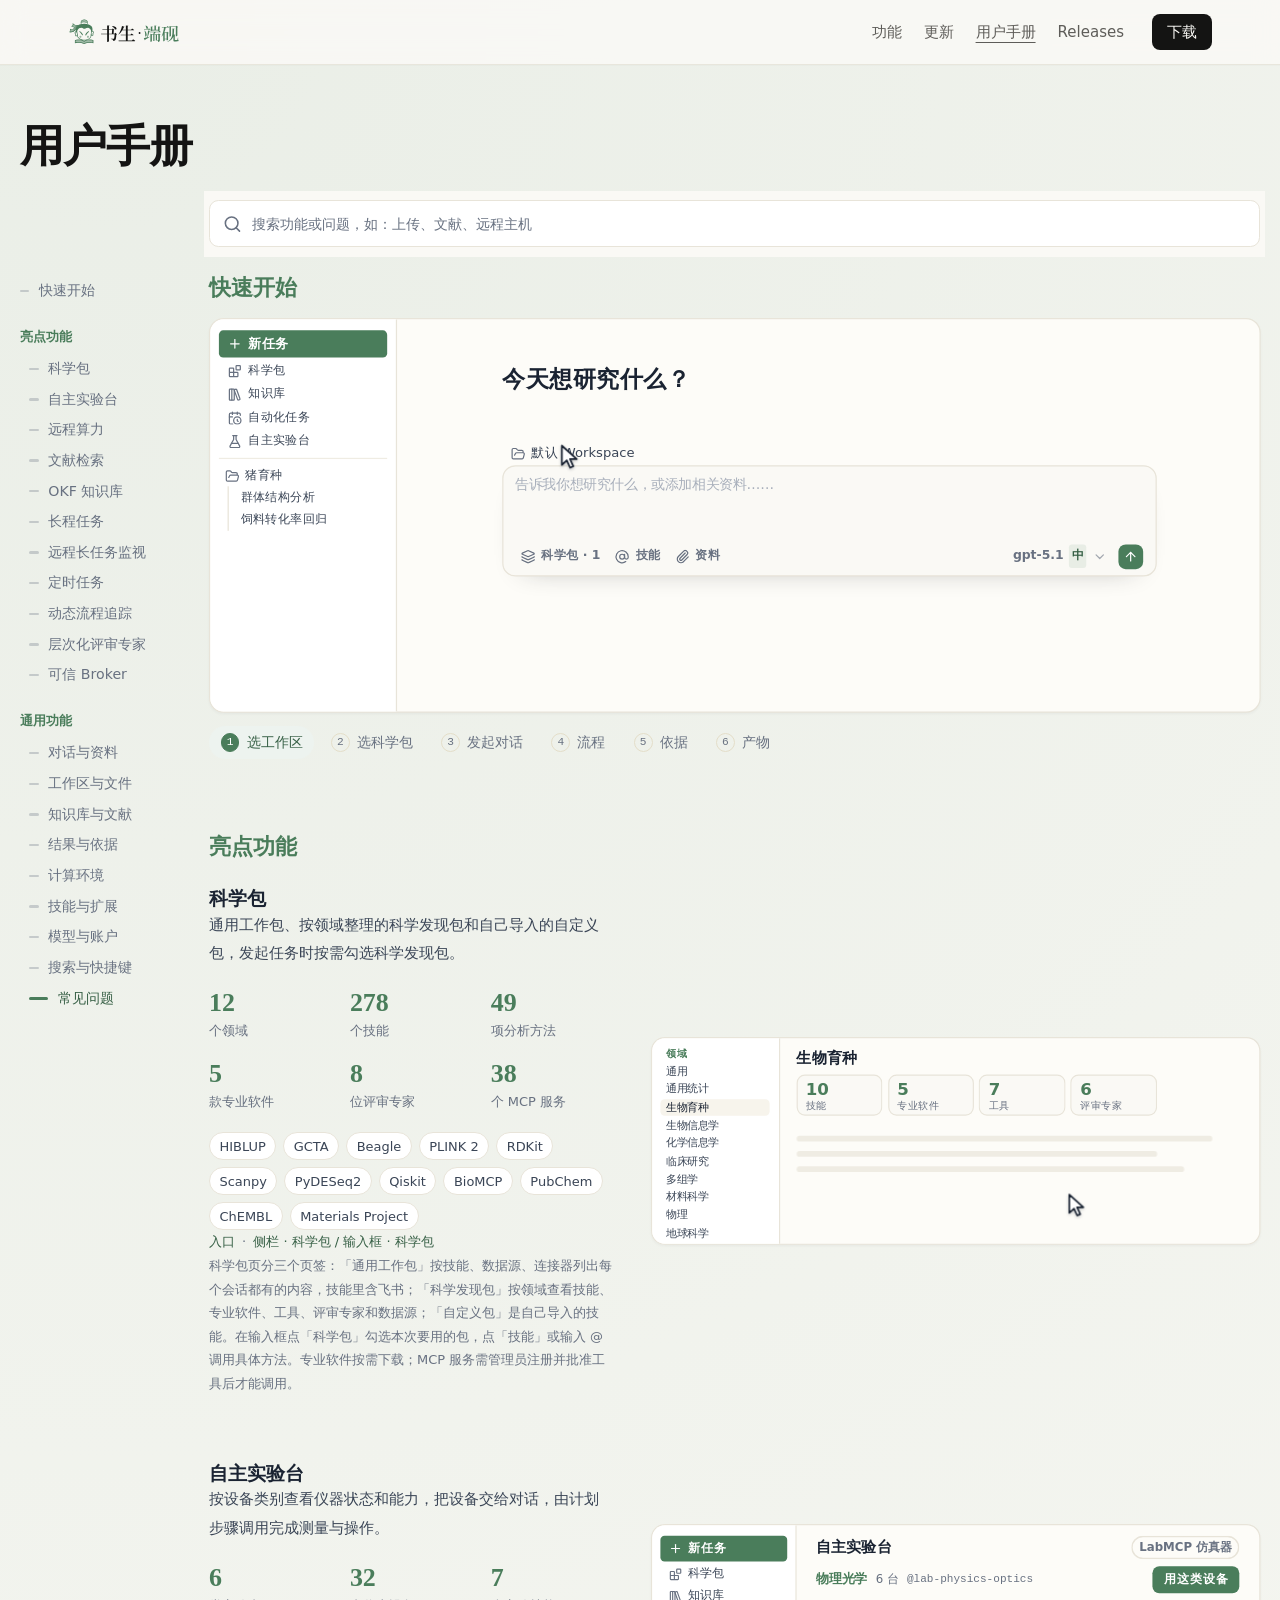
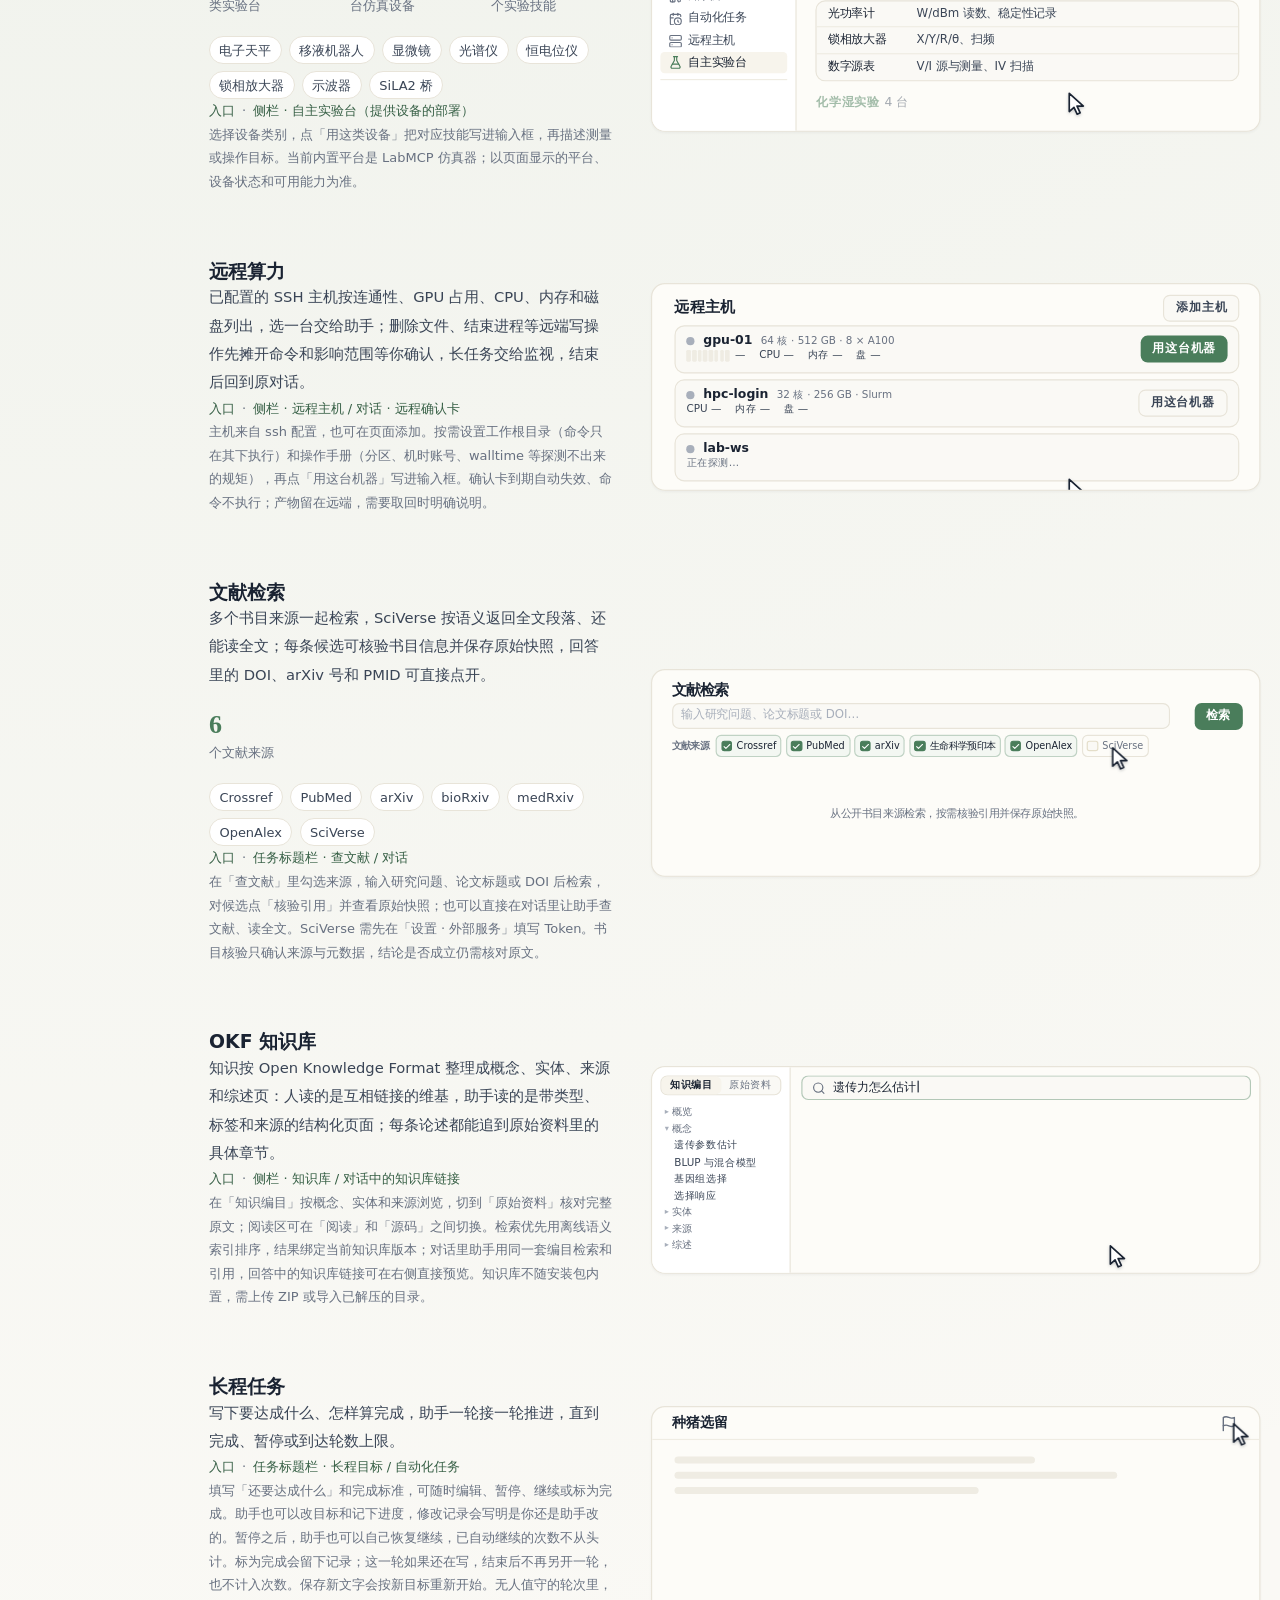
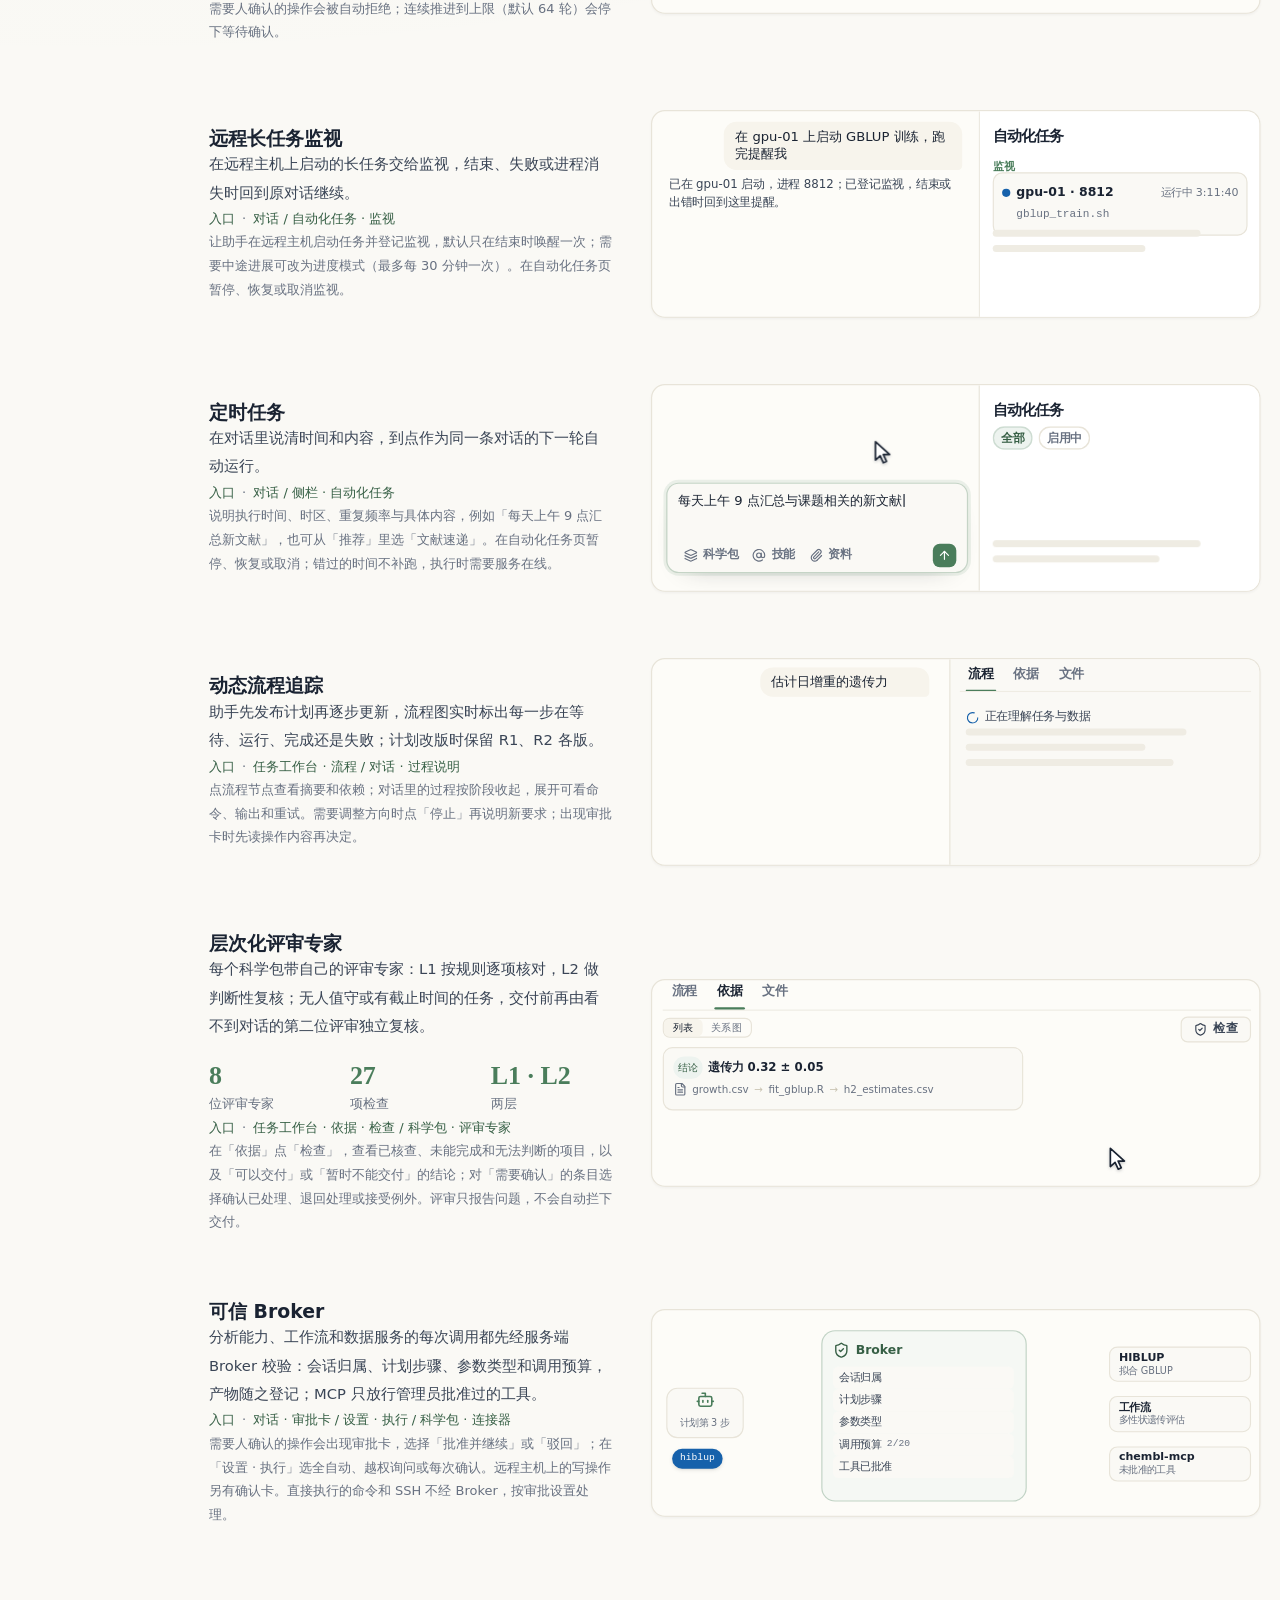
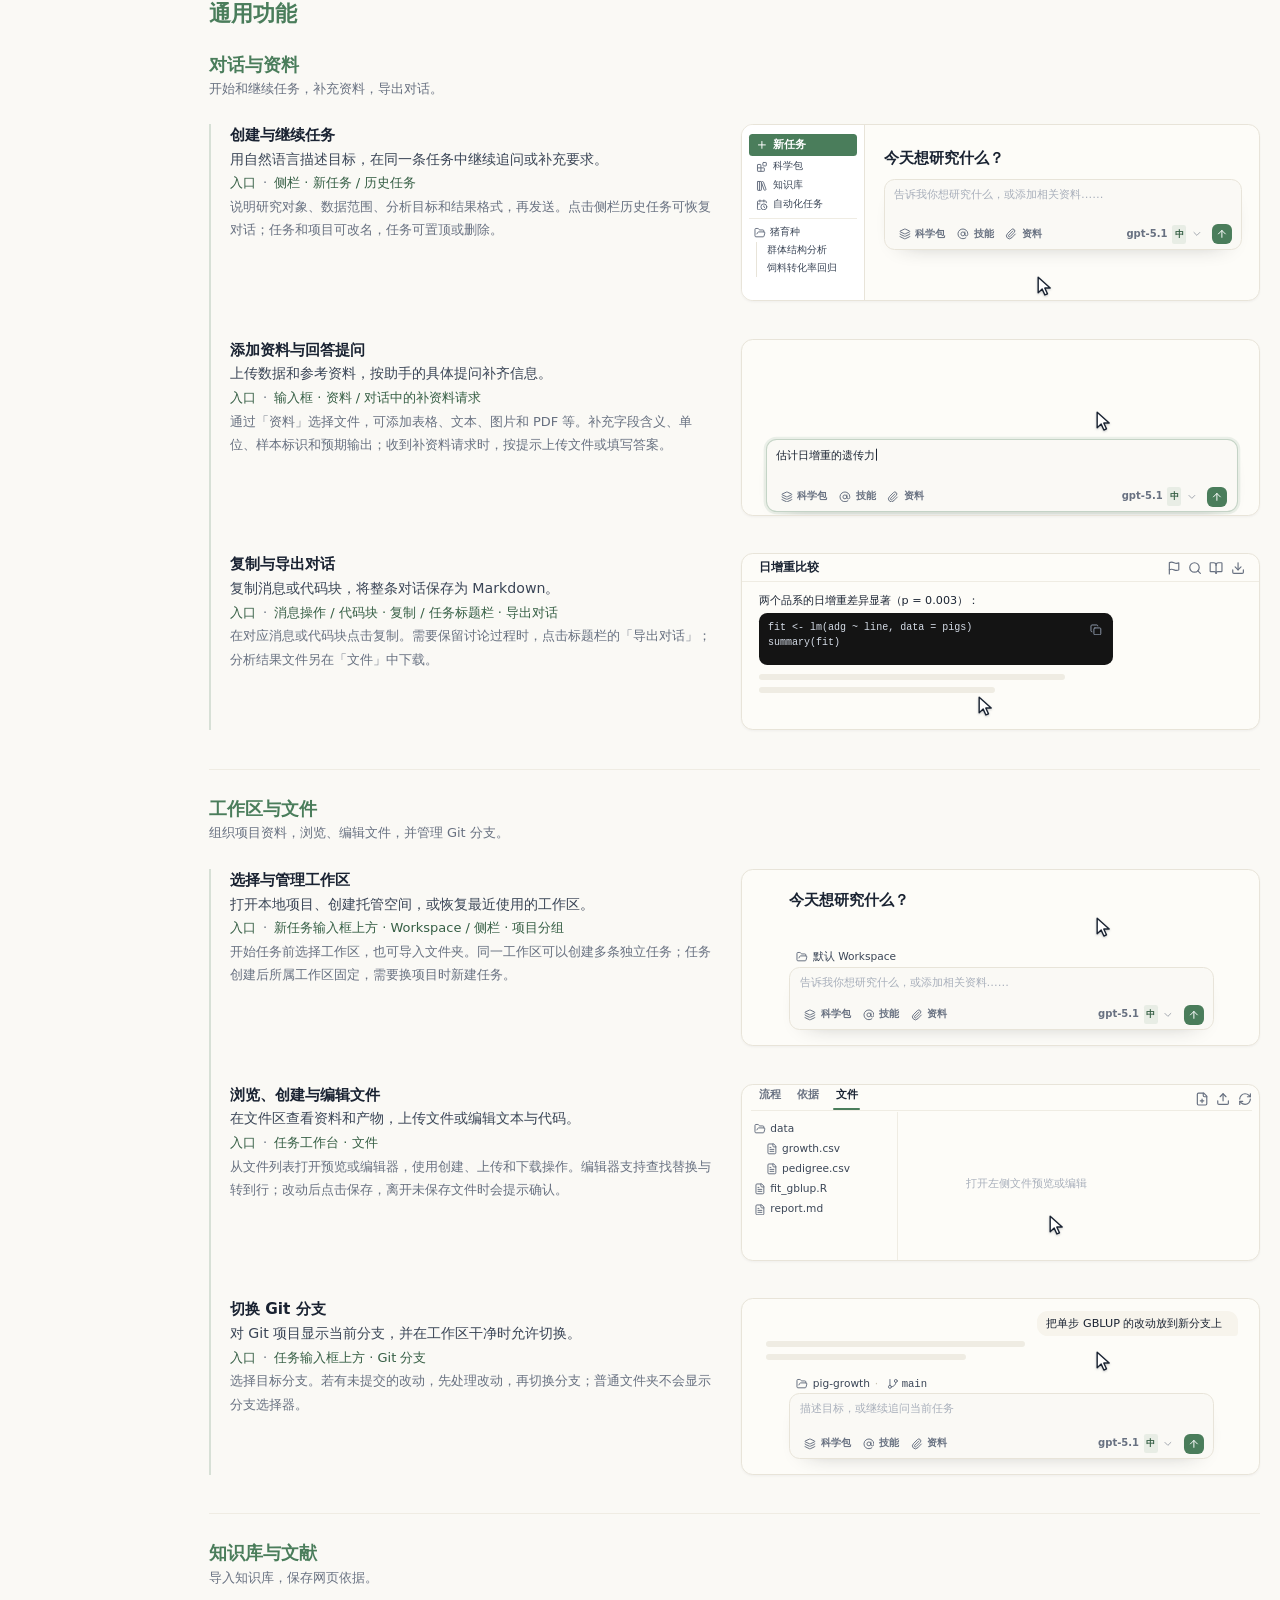
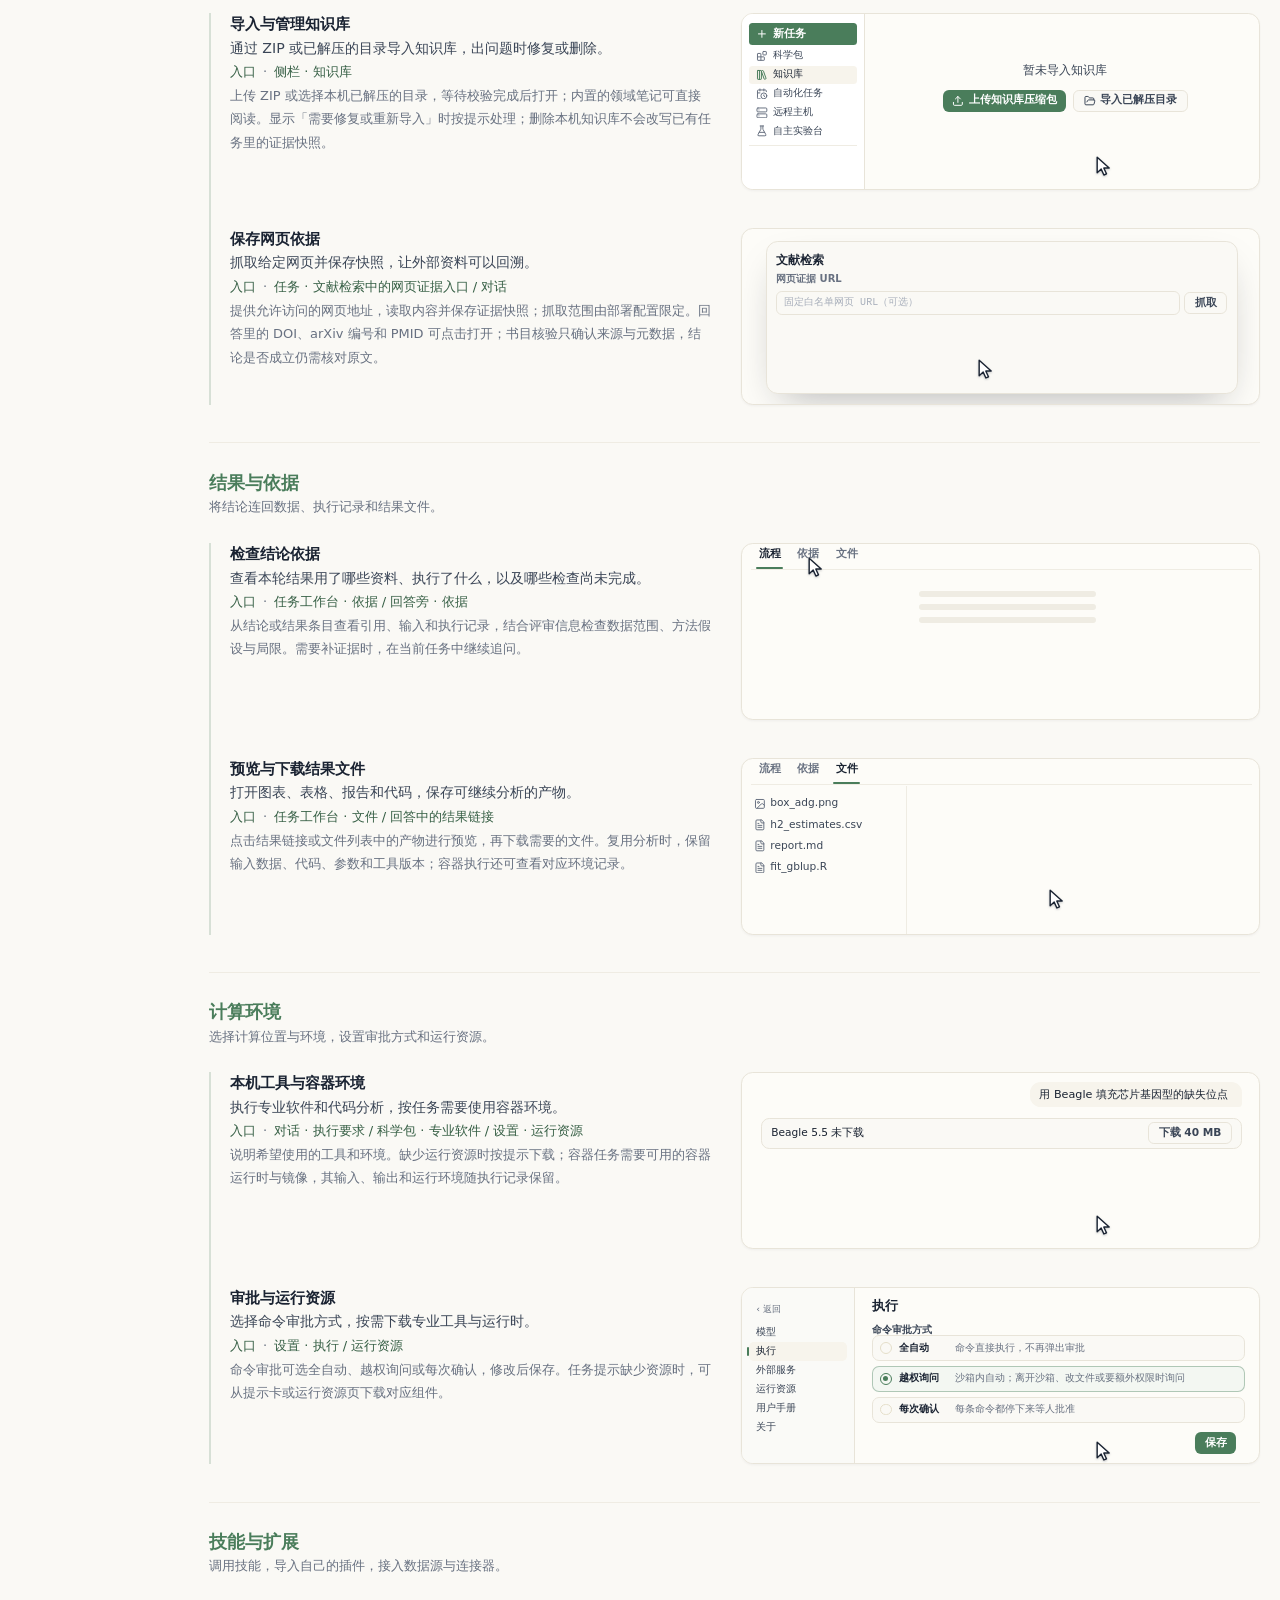
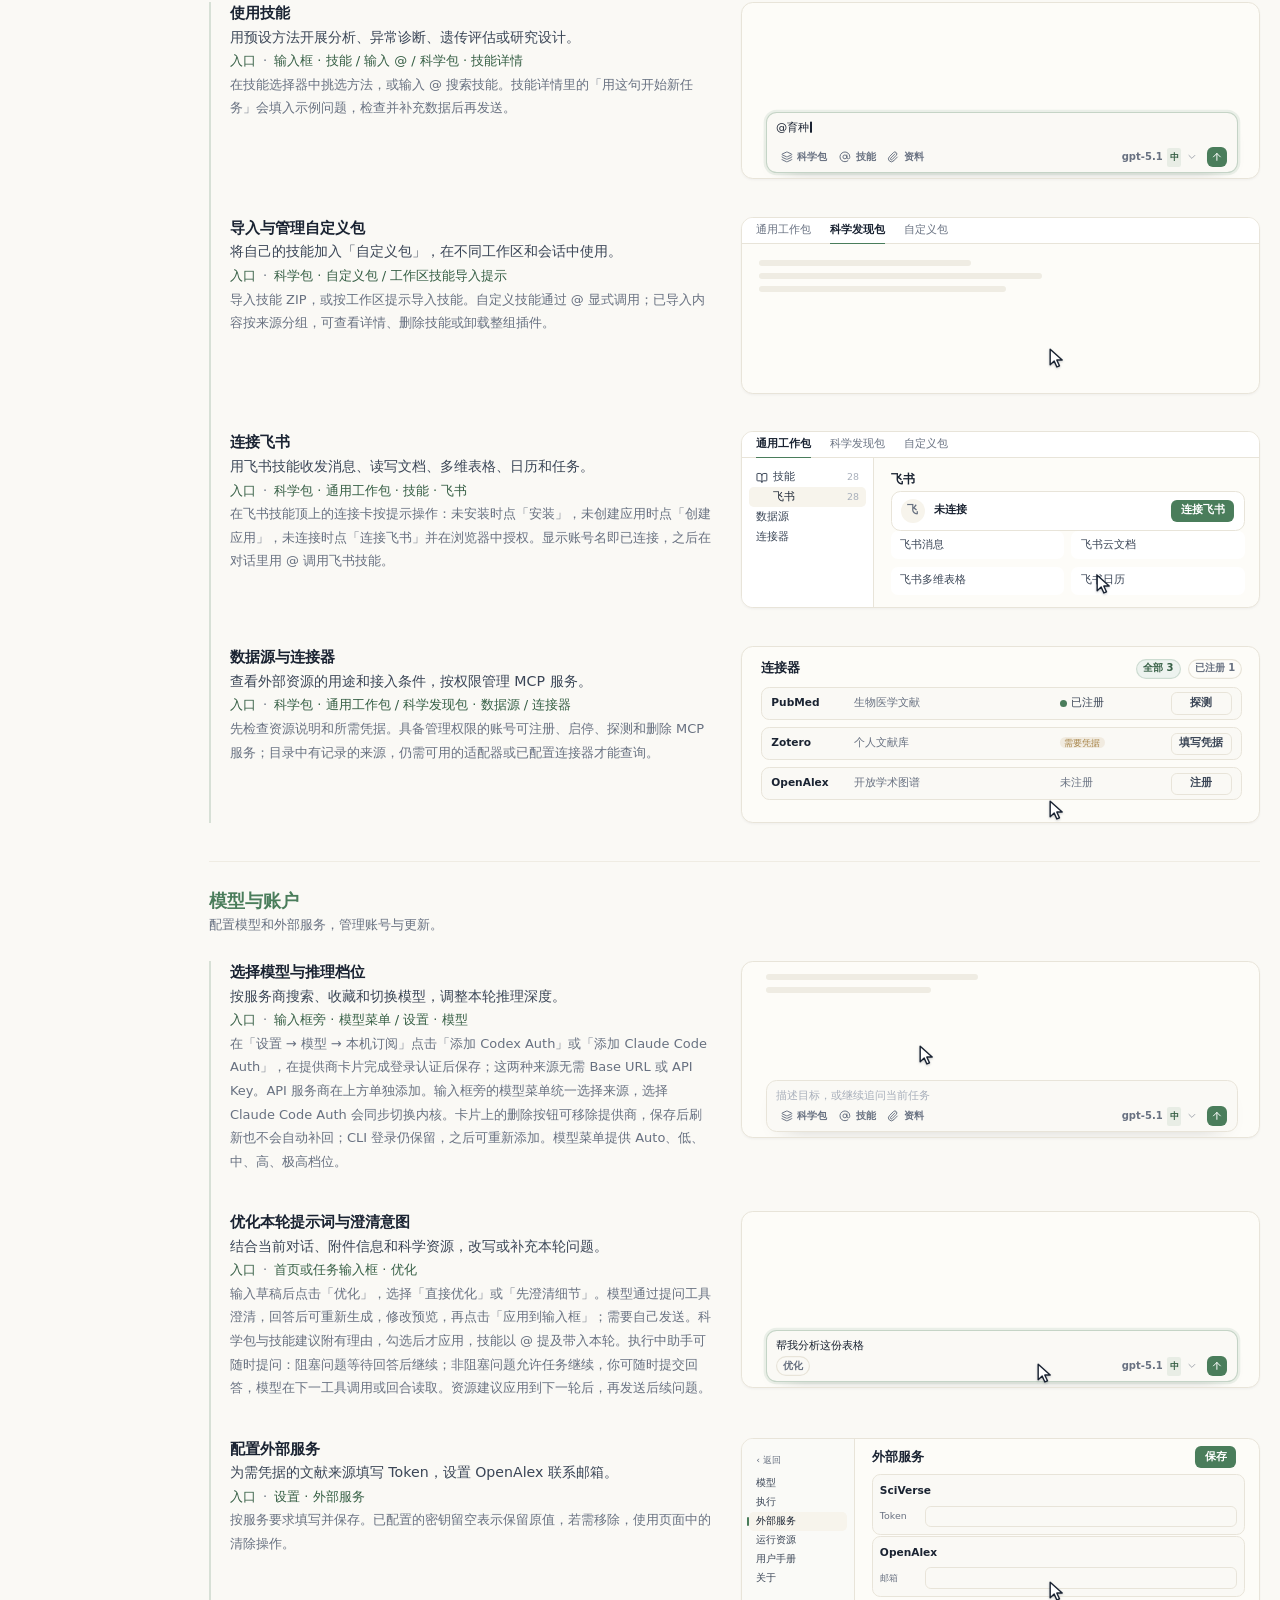
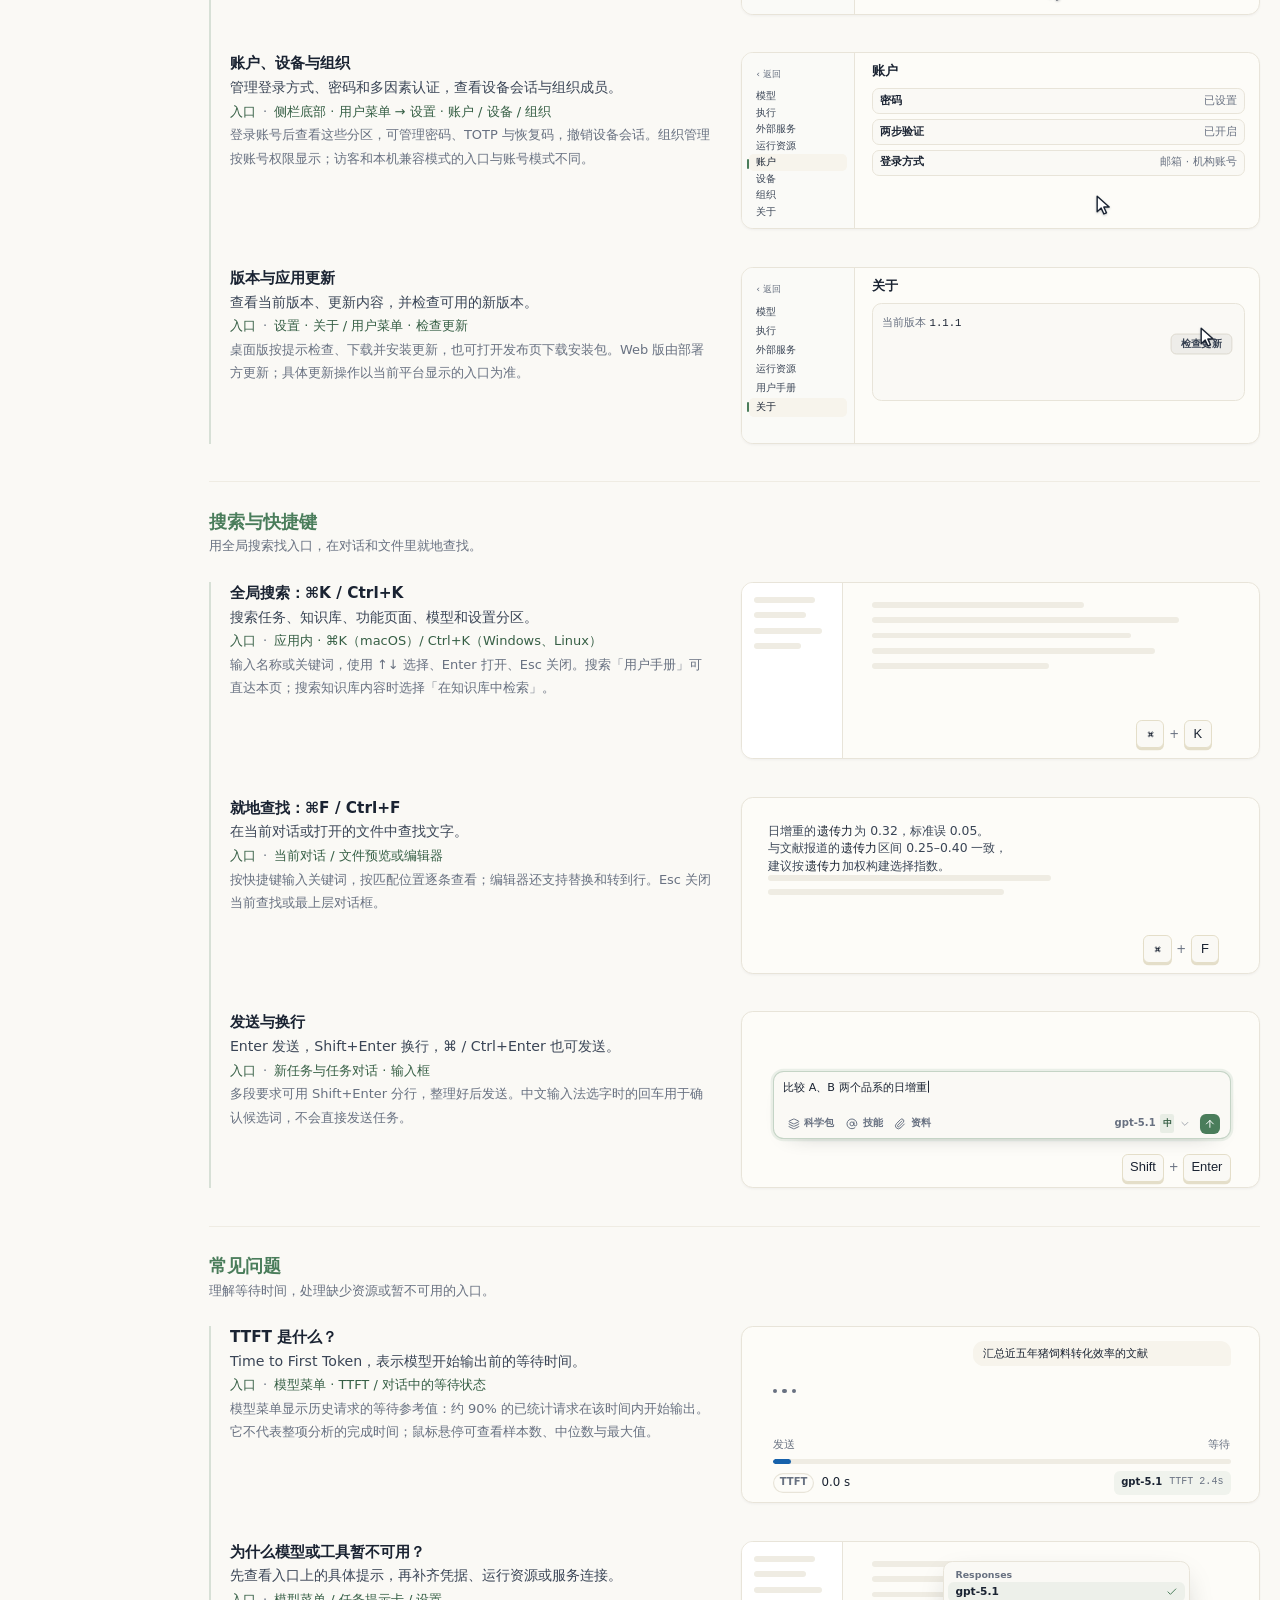
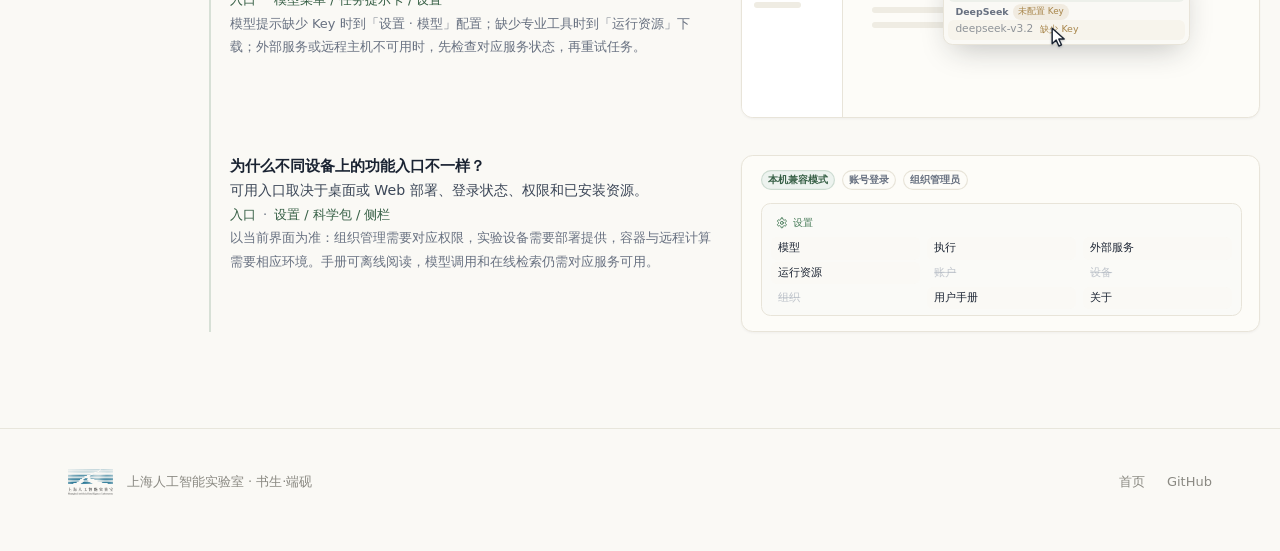
<file: manual.html>
<!doctype html>
<html lang="zh-CN">
<head>
<meta charset="utf-8">
<meta name="viewport" content="width=device-width, initial-scale=1">
<meta name="theme-color" content="#faf9f5">
<title>用户手册 · 端砚 Science Discovery</title>
<meta name="description" content="端砚用户手册：快速开始、科学包、远程主机、文献检索、知识库、长程任务、模型设置和自主实验台。">
<meta property="og:type" content="article">
<meta property="og:locale" content="zh_CN">
<meta property="og:title" content="端砚用户手册">
<meta property="og:description" content="从快速开始到远程算力、科学包和自主实验台。">
<meta property="og:url" content="https://a3s-lab.github.io/duanyan-releases/manual.html">
<link rel="icon" href="mark.svg" type="image/svg+xml">
<link rel="stylesheet" href="assets/demos.css">
<link rel="stylesheet" href="styles.css">
</head>
<body>
<header class="top"><div class="wrap top-in">
  <a class="brand" href="./"><img class="wordmark" src="wordmark.svg" alt="书生·端砚"></a>
  <nav><a href="./#what">功能</a><a href="./#releases">更新</a><a href="manual.html" class="keep" aria-current="page">用户手册</a><a href="https://github.com/A3S-Lab/duanyan-releases/releases/latest" rel="noopener">Releases</a></nav>
  <a class="btn btn-ink btn-sm" href="./#download">下载</a>
</div></header>
<main class="wrap manual">
  <h1>用户手册</h1>
  <div class="manual-root" data-manual></div>
</main>
<footer><div class="wrap foot">
  <img src="lab.png" alt="上海人工智能实验室"><span>上海人工智能实验室 · 书生·端砚</span>
  <div class="r"><a href="./">首页</a><a href="https://github.com/A3S-Lab/duanyan-releases/releases">GitHub</a></div>
</div></footer>
<script src="assets/demos.js"></script>
</body>
</html>
</file>
<file: styles.css>
/* 版式：米白底、墨色字、8px 圆角黑按钮、大留白。 */
:root{
  --bg:#faf9f5;--bg2:#f0eee6;--card:#ffffff;--ink:#141413;--ink2:#5e5d59;--ink3:#8a8982;
  --line:#e8e6dc;--line2:#d9d6ca;--green:#4a7d5b;--green2:#3c6a4c;--greenw:#e7f0e9;
  --local:#2f7d5b;--hpc:#c0643f;--lab:#3c74b3;
  --sans:"PingFang SC",-apple-system,BlinkMacSystemFont,"Helvetica Neue","Microsoft YaHei","Noto Sans SC",system-ui,sans-serif;
  --mono:ui-monospace,"SF Mono",Menlo,Consolas,monospace;
}
*{box-sizing:border-box}
html{overflow:auto!important;height:auto!important;scroll-behavior:smooth}
body{margin:0;height:auto!important;background:var(--bg)!important;color:var(--ink);font-family:var(--sans);font-size:15px;line-height:1.5;-webkit-font-smoothing:antialiased;overflow-x:hidden}
a{color:inherit;text-decoration:none}
h1,h2,h3,p{margin:0}
.wrap{max-width:1240px;margin:0 auto;padding:0 48px}
.ico{fill:none;stroke:currentColor;stroke-width:1.6;stroke-linecap:round;stroke-linejoin:round}

/* nav */
.top{position:sticky;top:0;z-index:30;background:color-mix(in srgb,var(--bg) 88%,transparent);backdrop-filter:blur(12px);-webkit-backdrop-filter:blur(12px);border-bottom:1px solid var(--line)}
.top-in{display:flex;align-items:center;height:64px;gap:28px}
.brand{display:flex;align-items:center;gap:9px;font-size:17px;font-weight:600;letter-spacing:.02em}
.brand img{width:28px;height:28px}
.top nav{margin-left:auto;display:flex;gap:26px;font-size:15px}
.top nav a:hover,.top nav a[aria-current]{text-decoration:underline;text-underline-offset:5px}

/* buttons */
.btn{display:inline-flex;align-items:center;justify-content:center;gap:8px;height:46px;padding:0 22px;border-radius:8px;font-size:16px;font-weight:500;border:1px solid transparent;transition:background .15s;white-space:nowrap;cursor:pointer}
.btn-ink{background:var(--ink);color:var(--bg)}
.btn-ink:hover{background:#000}
.btn-sand{background:var(--bg2);color:var(--ink);border-color:var(--line2)}
.btn-sand:hover{background:#e8e5da}
.btn-line{background:transparent;color:var(--ink);border-color:var(--line2)}
.btn-line:hover{background:var(--bg2)}
.btn-sm{height:36px;padding:0 14px;font-size:15px}
.btn svg{width:17px;height:17px}

/* type */
.h1{font-weight:600;font-size:64px;line-height:1.1;letter-spacing:-.025em}
.h2{font-weight:600;font-size:44px;line-height:1.18;letter-spacing:-.02em}
.h3{font-weight:600;font-size:21px;line-height:1.35;letter-spacing:-.01em}
.lead{font-size:19px;line-height:1.65;color:var(--ink2)}
.small{font-size:15px;line-height:1.7;color:var(--ink2)}
.kick{font-size:14px;font-weight:600;letter-spacing:.04em;color:var(--c,var(--green))}

/* sections */
.band{padding:128px 0;border-top:1px solid var(--line)}
.band.white{background:#fff}
.center{text-align:center}
.center .lead{max-width:36em;margin:18px auto 0}

/* hero */
.hero{padding:88px 0 96px;text-align:center}
.hero .lead{max-width:34em;margin:22px auto 0;font-size:20px}
.hero .acts{display:flex;justify-content:center;gap:12px;margin-top:34px;flex-wrap:wrap}
.hero .acts .btn{min-width:200px}
.hero .avail{font-size:14px;color:var(--ink2);margin-top:14px}
.hero .avail a{text-decoration:underline;text-underline-offset:3px}

/* drawn app window */
.app{position:relative;margin:64px auto 0;max-width:1120px;aspect-ratio:16/10;background:#fff;border:1px solid var(--line2);border-radius:14px;overflow:hidden;text-align:left;
  box-shadow:0 2px 4px rgba(20,20,19,.04),0 40px 90px -40px rgba(20,20,19,.4);display:flex;flex-direction:column;font-size:14px}
.app-bar{height:40px;flex:none;display:flex;align-items:center;gap:8px;padding:0 16px;border-bottom:1px solid var(--line);background:#fbfaf7}
.app-bar i{width:12px;height:12px;border-radius:50%;background:#ec6a5e}.app-bar i:nth-child(2){background:#f4bf4f}.app-bar i:nth-child(3){background:#61c554}
.app-bar span{flex:1;text-align:center;font-size:13px;color:var(--ink3);margin-right:52px}
.app-body{flex:1;display:grid;grid-template-columns:22% 1fr 30%;min-height:0}
.a-side{background:#fcfbf8;border-right:1px solid var(--line);padding:14px 12px;display:flex;flex-direction:column;gap:2px;font-size:13.5px}
.a-new{background:var(--green);color:#fff;border-radius:8px;padding:9px 12px;font-weight:600;margin-bottom:8px}
.a-nav{padding:7px 10px;border-radius:7px;color:#3b3f44;display:flex;align-items:center;gap:9px}
.a-nav svg{width:16px;height:16px;color:var(--ink3)}
.a-h{font-size:12px;color:var(--ink3);padding:16px 10px 6px}
.a-task{padding:7px 10px;border-radius:7px;color:#45494e;white-space:nowrap;overflow:hidden;text-overflow:ellipsis}
.a-task.on{background:#efede6;color:var(--ink);font-weight:500}
.a-main{display:flex;flex-direction:column;min-width:0;border-right:1px solid var(--line)}
.a-head{height:48px;flex:none;border-bottom:1px solid var(--line);display:flex;align-items:center;padding:0 20px;font-weight:600;gap:10px}
.a-head em{margin-left:auto;font-style:normal;font-weight:500;font-size:12px;color:var(--ink2);border:1px solid var(--line);border-radius:999px;padding:3px 10px}
.a-thread{flex:1;padding:22px 26px;display:flex;flex-direction:column;gap:14px;overflow:hidden;min-height:0}
.u-msg{align-self:flex-end;max-width:84%;background:#f2f0e9;border-radius:14px 14px 4px 14px;padding:11px 15px;line-height:1.6}
.u-msg .att{display:flex;gap:6px;margin-bottom:7px}
.att span{background:#fff;border:1px solid var(--line);border-radius:6px;padding:1px 8px;font-family:var(--mono);font-size:12px}
.steps{display:flex;flex-direction:column;border:1px solid var(--line);border-radius:12px;overflow:hidden}
.st{display:flex;align-items:center;gap:10px;padding:9px 14px;border-top:1px solid var(--line);font-size:13px;color:var(--ink2);opacity:0;transform:translateY(6px);transition:opacity .4s,transform .4s}
.st:first-child{border-top:0}
.st.show{opacity:1;transform:none}
.st code{font-family:var(--mono);font-size:12.5px;color:var(--ink);background:#f5f4ef;border-radius:5px;padding:1px 6px}
.st .where{font-size:11px;font-weight:600;border-radius:5px;padding:1px 7px;color:var(--c);background:color-mix(in srgb,var(--c) 12%,#fff)}
.st .s{margin-left:auto;font-family:var(--mono);font-size:12px;color:var(--green);display:flex;align-items:center;gap:6px}
.spin{width:13px;height:13px;border-radius:50%;border:2px solid var(--greenw);border-top-color:var(--green);animation:sp .8s linear infinite}
@keyframes sp{to{transform:rotate(360deg)}}
.ans{opacity:0;transition:opacity .6s;line-height:1.7}
.ans.show{opacity:1}
.ans b{font-weight:600}
.ans .plot{margin-top:10px;border:1px solid var(--line);border-radius:12px;padding:12px 14px 8px}
.ans .plot h6{margin:0 0 4px;font-size:12px;font-weight:500;color:var(--ink3)}
.ans .plot svg{width:100%;height:120px;display:block}
.meta{display:flex;gap:16px;font-family:var(--mono);font-size:12px;color:var(--ink3);margin-top:8px}
.meta b{color:var(--green);font-weight:500}
.a-comp{margin:0 20px 16px;border:1px solid var(--line);border-radius:14px;padding:11px 14px;color:var(--ink3);display:flex;align-items:center;gap:8px;font-size:13px;box-shadow:0 4px 14px -8px rgba(0,0,0,.12)}
.a-comp span.c{border:1px solid var(--line);border-radius:999px;padding:2px 9px;font-size:12px;color:var(--ink2)}
.a-comp .go{margin-left:auto;width:28px;height:28px;border-radius:50%;background:var(--ink);display:grid;place-items:center;color:#fff}
.a-right{display:flex;flex-direction:column;min-width:0;background:#fff}
.a-tabs{height:48px;flex:none;display:flex;gap:20px;align-items:flex-end;padding:0 20px;border-bottom:1px solid var(--line);font-size:13.5px;color:var(--ink3)}
.a-tabs span{padding-bottom:12px}
.a-tabs .on{color:var(--ink);font-weight:600;box-shadow:inset 0 -2px var(--ink)}
.flowv{padding:22px 22px;display:flex;flex-direction:column;gap:0;position:relative}
.fn{display:flex;gap:12px;align-items:flex-start;position:relative;padding-bottom:22px}
.fn:not(:last-child)::after{content:"";position:absolute;left:10px;top:24px;bottom:2px;width:2px;background:var(--line)}
.fn .d{width:22px;height:22px;flex:none;border-radius:50%;border:2px solid var(--line2);background:#fff;display:grid;place-items:center;font-size:11px;color:#fff;transition:all .3s;z-index:1}
.fn.run .d{border-color:var(--green);border-top-color:transparent;animation:sp .9s linear infinite}
.fn.done .d{background:var(--green);border-color:var(--green)}
.fn.done .d::before{content:"✓"}
.fn b{display:block;font-size:13.5px;font-weight:600}
.fn small{display:block;font-size:12px;color:var(--ink3);font-family:var(--mono);margin-top:2px}
.fn:not(.run):not(.done) b{color:var(--ink3)}
.evid{margin:0 22px;border-radius:10px;background:var(--greenw);padding:12px 14px;font-size:12.5px;opacity:0;transition:opacity .5s}
.evid.show{opacity:1}
.evid b{display:flex;justify-content:space-between;font-size:13px}
.evid b span{color:var(--green2);font-weight:500}
.evid p{color:var(--ink2);margin-top:4px}

/* tasks: 三栏插画 */
.tasks{display:grid;grid-template-columns:repeat(3,minmax(0,1fr));gap:40px;margin-top:72px}
.task .pic{aspect-ratio:4/3;border:1px solid var(--line);border-radius:16px;background:#fff;position:relative;overflow:hidden}
.task .h3{margin-top:24px}
.task .small{margin-top:8px}
.p-analysis svg{position:absolute;inset:0;width:100%;height:100%}
.p-analysis .dot{animation:pop 6s ease-out infinite;opacity:0;transform-box:fill-box;transform-origin:center}
@keyframes pop{0%{opacity:0;transform:scale(0)}8%,80%{opacity:1;transform:scale(1)}100%{opacity:0}}
.p-analysis .fit{stroke-dasharray:420;stroke-dashoffset:420;animation:dash 6s ease-in-out infinite}
@keyframes dash{0%,30%{stroke-dashoffset:420}60%,85%{stroke-dashoffset:0}100%{stroke-dashoffset:0;opacity:0}}
.p-lit{padding:24px 22px;display:flex;flex-direction:column;justify-content:center;gap:10px}
.cite{border:1px solid var(--line);border-radius:10px;padding:10px 12px;font-size:12.5px;line-height:1.5;color:var(--ink2);display:flex;gap:10px;align-items:flex-start;animation:slide 7.5s ease-out infinite;opacity:0}
.cite:nth-child(2){animation-delay:.6s}.cite:nth-child(3){animation-delay:1.2s}
.cite i{font-style:normal;font-family:var(--mono);font-size:11px;color:#fff;background:var(--green);border-radius:4px;padding:1px 5px;flex:none;margin-top:2px}
.cite b{color:var(--ink);font-weight:600;display:block}
.cite u{text-decoration:none;font-family:var(--mono);font-size:11px;color:var(--green2)}
.cite .ok{margin-left:auto;color:var(--green);font-weight:700;flex:none}
@keyframes slide{0%{opacity:0;transform:translateY(10px)}8%,85%{opacity:1;transform:none}100%{opacity:0}}
.p-goal{display:flex;flex-direction:column;justify-content:center;padding:24px 28px;gap:16px}
.ring{display:flex;align-items:center;gap:18px}
.ring svg{width:92px;height:92px;flex:none}
.ring .arc{stroke-dasharray:251;stroke-dashoffset:251;animation:ring 8s ease-in-out infinite}
@keyframes ring{0%{stroke-dashoffset:251}85%,100%{stroke-dashoffset:28}}
.ring b{display:block;font-size:15px}
.ring span{font-size:12.5px;color:var(--ink3);font-family:var(--mono)}
.rounds{display:flex;gap:5px}
.rounds i{flex:1;height:22px;border-radius:5px;background:#eeece5;animation:8s steps(1) infinite}
.rounds i:nth-child(1){animation-name:f1}.rounds i:nth-child(2){animation-name:f2}.rounds i:nth-child(3){animation-name:f3}.rounds i:nth-child(4){animation-name:f4}.rounds i:nth-child(5){animation-name:f5}.rounds i:nth-child(6){animation-name:f6}.rounds i:nth-child(7){animation-name:f7}
@keyframes f1{0%,8%{background:#eeece5}9%,100%{background:var(--green)}}
@keyframes f2{0%,20%{background:#eeece5}21%,100%{background:var(--green)}}
@keyframes f3{0%,32%{background:#eeece5}33%,100%{background:var(--green)}}
@keyframes f4{0%,44%{background:#eeece5}45%,100%{background:var(--green)}}
@keyframes f5{0%,56%{background:#eeece5}57%,100%{background:var(--green)}}
@keyframes f6{0%,68%{background:#eeece5}69%,100%{background:var(--green)}}
@keyframes f7{0%,80%{background:#eeece5}81%,100%{background:#7fb08d}}
.log{font-family:var(--mono);font-size:12px;color:var(--ink2);line-height:1.8}
.log em{font-style:normal;color:var(--green)}

/* 贯通：三幅插画 */
.rail{position:relative;height:60px;margin:72px 16.66% 0}
.rail::before{content:"";position:absolute;left:0;right:0;top:12px;height:2px;background:linear-gradient(90deg,var(--local),var(--hpc) 50%,var(--lab))}
.rail span{position:absolute;top:28px;transform:translateX(-50%);font-size:13px;color:var(--ink2);white-space:nowrap}
.rail span::before{content:"";position:absolute;left:50%;top:-21px;width:10px;height:10px;margin-left:-5px;border-radius:50%;background:#fff;border:2px solid var(--ink)}
.spark{position:absolute;top:6px;width:14px;height:14px;margin-left:-7px;border-radius:50%;background:#fff;box-shadow:0 0 0 4px rgba(255,255,255,.7),0 0 18px 6px rgba(74,125,91,.5);animation:run 7.5s cubic-bezier(.6,0,.4,1) infinite}
@keyframes run{0%,20%{left:0}33%,53%{left:50%}66%,86%{left:100%}100%{left:100%}}
.ills{display:grid;grid-template-columns:repeat(3,minmax(0,1fr));gap:40px;margin-top:8px}
.ill svg{width:100%;height:auto;display:block}
.ill .h3{margin-top:18px;display:flex;align-items:center;gap:10px}
.ill .h3::before{content:"";width:10px;height:10px;border-radius:3px;background:var(--c)}
.ill .small{margin-top:6px}
.lt-code rect{opacity:0;animation:6s steps(1) infinite}
.lt-code rect:nth-child(1){animation-name:t1}.lt-code rect:nth-child(2){animation-name:t2}.lt-code rect:nth-child(3){animation-name:t3}.lt-code rect:nth-child(4){animation-name:t4}.lt-code rect:nth-child(5){animation-name:t5}
@keyframes t1{0%,4%{opacity:0}5%,100%{opacity:1}}
@keyframes t2{0%,12%{opacity:0}13%,100%{opacity:1}}
@keyframes t3{0%,20%{opacity:0}21%,100%{opacity:1}}
@keyframes t4{0%,28%{opacity:0}29%,100%{opacity:1}}
@keyframes t5{0%,36%{opacity:0}37%,100%{opacity:1}}
.lt-bar{transform-box:fill-box;transform-origin:bottom;animation:grow 6s ease-out infinite}
@keyframes grow{0%,40%{transform:scaleY(0)}55%,92%{transform:scaleY(1)}100%{transform:scaleY(1);opacity:0}}
.led{animation:led 1.2s steps(1) infinite}
@keyframes led{50%{opacity:.2}}
.job{animation:job 4.5s ease-in-out infinite}
@keyframes job{0%{transform:translateX(-70px);opacity:0}20%{opacity:1}55%{transform:translateX(0);opacity:1}70%,100%{transform:translateX(0);opacity:0}}
.load{transform-box:fill-box;transform-origin:left;animation:load 2.6s ease-in-out infinite alternate}
@keyframes load{from{transform:scaleX(.35)}to{transform:scaleX(1)}}
.head{animation:gantry 6s ease-in-out infinite}
@keyframes gantry{0%,10%{transform:translateX(0)}25%,35%{transform:translateX(44px)}50%,60%{transform:translateX(88px)}75%,85%{transform:translateX(132px)}100%{transform:translateX(0)}}
.drop{opacity:0;animation:drop 1.5s ease-in infinite}
@keyframes drop{0%{transform:translateY(0);opacity:0}30%{opacity:1}70%{transform:translateY(20px);opacity:1}71%,100%{opacity:0}}
.well{fill:#fff;animation:6s steps(1) infinite}
.w1{animation-name:w1}.w2{animation-name:w2}.w3{animation-name:w3}.w4{animation-name:w4}
@keyframes w1{0%,12%{fill:#fff}13%,100%{fill:#9cc0e6}}
@keyframes w2{0%,37%{fill:#fff}38%,100%{fill:#6fa0d6}}
@keyframes w3{0%,62%{fill:#fff}63%,100%{fill:#4a86c8}}
@keyframes w4{0%,87%{fill:#fff}88%,100%{fill:#2f6cb0}}
.trace{stroke-dasharray:300;stroke-dashoffset:300;animation:dash2 6s linear infinite}
@keyframes dash2{0%{stroke-dashoffset:300}90%{stroke-dashoffset:0}100%{stroke-dashoffset:0;opacity:0}}

/* 详情两节 */
.feat{display:grid;grid-template-columns:minmax(0,5fr) minmax(0,6fr);gap:80px;align-items:center}
.feat.rev .vis{order:-1}
.feat .lead{margin-top:20px}
.feat .h2{margin-top:12px}
.facts{display:grid;grid-template-columns:repeat(2,minmax(0,1fr));gap:22px 32px;margin-top:36px}
.facts div{border-top:1px solid var(--line2);padding-top:14px}
.facts b{display:block;font-size:16px;font-weight:600}
.facts span{display:block;font-size:14px;color:var(--ink2);line-height:1.6;margin-top:4px}
.big{display:flex;gap:44px;margin-top:32px}
.big b{display:block;font-size:56px;font-weight:600;letter-spacing:-.03em;line-height:1;color:var(--c)}
.big span{font-size:14px;color:var(--ink2)}
.proto{display:flex;flex-wrap:wrap;gap:8px;margin-top:28px}
.proto span{font-family:var(--mono);font-size:13px;font-weight:600;padding:6px 12px;border-radius:8px;border:1px solid var(--line2)}
.ui{background:#fff;border:1px solid var(--line2);border-radius:14px;box-shadow:0 30px 70px -36px rgba(20,20,19,.35);overflow:hidden;font-size:13.5px}
.ui-h{display:flex;align-items:center;justify-content:space-between;padding:16px 20px;border-bottom:1px solid var(--line);font-weight:600;font-size:15px}
.ui-sub{border-top:1px solid var(--line)}
.ui-h small{font-weight:500;font-size:12px;color:var(--ink3)}
.host{display:grid;grid-template-columns:1fr 150px 96px;align-items:center;gap:16px;padding:16px 20px;border-bottom:1px solid var(--line)}
.host b{display:flex;align-items:center;gap:8px;font-family:var(--mono);font-size:14px}
.host b::before{content:"";width:8px;height:8px;border-radius:50%;background:var(--c,#c9c6ba)}
.host small{display:block;color:var(--ink3);font-size:12px;margin-top:3px;font-family:var(--mono)}
.meter{height:8px;border-radius:9px;background:#efede6;overflow:hidden}
.meter i{display:block;height:100%;border-radius:9px;background:var(--hpc);transform-origin:left;animation:load 3s ease-in-out infinite alternate}
.host .btn{height:32px;font-size:13px;padding:0 12px}
.confirm{margin:18px 20px 20px;border:1px solid #ecd2c4;background:#fdf6f1;border-radius:12px;padding:14px 16px}
.confirm b{font-size:14px}
.confirm code{display:block;font-family:var(--mono);font-size:12.5px;background:#fff;border:1px solid #f0e0d6;border-radius:7px;padding:8px 10px;margin:10px 0}
.confirm .row{display:flex;gap:8px;align-items:center;font-size:12.5px;color:var(--ink2)}
.confirm .row .btn{height:32px;font-size:13px;padding:0 14px}
.confirm .row .btn:first-of-type{margin-left:auto}
.devs{display:grid;grid-template-columns:repeat(3,minmax(0,1fr))}
.dev{padding:18px 20px;border-right:1px solid var(--line);border-bottom:1px solid var(--line)}
.dev:nth-child(3n){border-right:0}
.dev b{display:flex;align-items:center;gap:7px;font-size:14px}
.dev b::before{content:"";width:7px;height:7px;border-radius:50%;background:var(--lab)}
.dev small{display:block;font-size:12px;color:var(--ink3);margin-top:3px}
.dev svg{width:100%;height:38px;margin-top:10px}
.dev .trace{stroke:var(--lab);fill:none;stroke-width:1.6;vector-effect:non-scaling-stroke}
.dev code{display:block;font-family:var(--mono);font-size:18px;font-weight:600;margin-top:10px;color:var(--ink)}

/* 软件 logo */
.pair{display:grid;grid-template-columns:minmax(0,6fr) minmax(0,5fr);gap:80px;align-items:center}
.logo-grid{display:grid;grid-template-columns:repeat(4,minmax(0,1fr));gap:12px}
.lg-t{background:#fff;border:1px solid var(--line);border-radius:12px;height:112px;display:flex;flex-direction:column;align-items:center;justify-content:center;gap:10px;padding:12px}
.lg-t img{height:44px;width:auto;max-width:100%;object-fit:contain}
.lg-t.wm img{height:34px}
.lg-t span{font-size:13px;font-weight:500;color:var(--ink2);text-align:center;line-height:1.2}
.lg-t i{width:44px;height:44px;border-radius:11px;display:grid;place-items:center;font-style:normal;font-family:var(--mono);font-weight:700;font-size:15px;color:#fff;background:var(--c)}
.stats{display:grid;grid-template-columns:repeat(2,minmax(0,1fr));gap:22px 24px;margin-top:28px}
.stats b{display:block;font-weight:600;font-size:40px;line-height:1.1;letter-spacing:-.02em}
.stats span{font-size:13px;color:var(--ink2)}
.fields{display:flex;flex-wrap:wrap;gap:8px;margin-top:22px}
.fields span{font-size:13px;color:var(--ink2);border:1px solid var(--line2);border-radius:999px;padding:4px 12px}

/* 证据 */
.trace-ui{padding:22px}
.claim{border-radius:10px;background:#f6f5f0;padding:14px 16px;font-size:14px;line-height:1.6}
.claim mark{background:#fbe7a6;border-radius:3px;padding:0 2px}
.claim sup{font-family:var(--mono);color:var(--green2);font-weight:600}
.arrow{height:28px;margin-left:30px;border-left:2px dashed var(--line2)}
.src{border:1px solid var(--line);border-radius:10px;padding:14px 16px;font-size:13px;color:var(--ink2);line-height:1.6}
.src b{color:var(--ink);font-size:13.5px;display:block;margin-bottom:6px}
.src mark{background:#e3eedf;border-radius:3px;padding:0 2px;color:var(--ink)}
.checks{margin-top:14px;display:flex;flex-direction:column;gap:6px}
.checks div{display:flex;gap:10px;align-items:center;font-size:13px}
.checks i{width:18px;height:18px;border-radius:50%;display:grid;place-items:center;font-style:normal;font-size:11px;color:#fff;background:var(--green)}
.checks i.w{background:#c98a2b}

/* news */
.news{display:grid;grid-template-columns:minmax(0,4fr) minmax(0,6fr);gap:80px;max-width:1000px;margin:0 auto}
.news article{padding:24px 0;border-top:1px solid var(--line2)}
.news article:last-of-type{border-bottom:1px solid var(--line2)}
.news article p{font-size:16px;line-height:1.7}
.news article p b{font-weight:600}
.news .meta2{display:flex;justify-content:space-between;font-size:12.5px;color:var(--ink3);margin-top:8px}
.news .btn{margin-top:28px}

/* download */
.dls{display:grid;grid-template-columns:repeat(3,minmax(0,1fr));gap:20px;max-width:1000px;margin:56px auto 0}
.os{background:#fff;border:1px solid var(--line);border-radius:14px;padding:28px;display:flex;flex-direction:column}
.os.rec{border-color:var(--ink)}
.os .t{display:flex;align-items:center;gap:10px}
.os .t svg{width:22px;height:22px}
.os h3{font-size:22px;font-weight:600}
.os .rl{margin-left:auto;font-size:12px;color:var(--ink2);border:1px solid var(--line2);border-radius:6px;padding:1px 8px}
.os .ar{font-size:14px;color:var(--ink2);margin-top:6px}
.os .go{margin-top:24px;display:flex;flex-direction:column;gap:8px}
.os .go .btn{width:100%}
.os .go [hidden]{display:none!important}
.dlnote{text-align:center;font-size:14px;color:var(--ink2);margin-top:24px}
.dlnote a{text-decoration:underline;text-underline-offset:3px}

/* faq */
.faq{max-width:640px;margin:48px auto 0}
.faq details{border-top:1px solid var(--line2)}
.faq details:last-child{border-bottom:1px solid var(--line2)}
.faq summary{list-style:none;cursor:pointer;display:flex;justify-content:space-between;gap:16px;padding:22px 0;font-size:17px;font-weight:500}
.faq summary::-webkit-details-marker{display:none}
.faq summary::after{content:"+";font-size:20px;line-height:1;color:var(--ink2);transition:transform .2s}
.faq details[open] summary::after{transform:rotate(45deg)}
.faq details p{font-size:15px;color:var(--ink2);padding:0 0 22px;line-height:1.7}
.faq details p a{text-decoration:underline;text-underline-offset:3px}

footer{border-top:1px solid var(--line);padding:40px 0 56px;font-size:13px;color:var(--ink3)}
.foot{display:flex;align-items:center;gap:14px;flex-wrap:wrap}
.foot img{height:26px}
.foot .r{margin-left:auto;display:flex;gap:22px}
.foot a:hover{color:var(--ink)}

/* manual page */
.manual{padding:56px 0 96px}
.manual h1{font-weight:600;font-size:44px;line-height:1.15;letter-spacing:-.02em;margin-bottom:28px}
.manual-root{--color-surface:var(--bg);--color-paper:#fff;zoom:1.18}
.manual-root .sticky{top:58px!important}
.manual-root p.mt-10{display:none}

@media (prefers-reduced-motion:reduce){
  .home *,.home *::before,.home *::after{animation:none!important;transition:none!important}
  .st,.ans,.evid,.cite,.dot,.lt-code rect{opacity:1!important;transform:none!important}
  .p-analysis .fit,.trace{stroke-dashoffset:0}
}

@media (max-width:1100px){
  .wrap{padding:0 32px}
  .feat,.pair,.news{grid-template-columns:minmax(0,1fr);gap:48px}
  .feat.rev .vis{order:0}
  .app-body{grid-template-columns:1fr 34%}
  .a-side{display:none}
}
@media (max-width:860px){
  .tasks,.ills,.dls{grid-template-columns:minmax(0,1fr);gap:48px}
  .rail{display:none}
  .app{aspect-ratio:auto;height:620px}
  .app-body{grid-template-columns:minmax(0,1fr)}
  .a-right{display:none}
}
@media (max-width:720px){
  .wrap{padding:0 16px}
  .top nav a:not(.keep){display:none}
  .hero{padding:52px 0 64px}
  .h1{font-size:44px}
  .h2{font-size:32px}
  .hero .lead{font-size:17px}
  .band{padding:88px 0}
  .hero .acts .btn{width:100%}
  .logo-grid{grid-template-columns:repeat(3,minmax(0,1fr))}
  .devs{grid-template-columns:repeat(2,minmax(0,1fr))}
  .dev:nth-child(3n){border-right:1px solid var(--line)}.dev:nth-child(2n){border-right:0}
  .host{grid-template-columns:1fr 90px}.host .btn{display:none}
  .big{gap:28px}.big b{font-size:42px}
  .a-thread{padding:16px}
  .manual h1{font-size:34px}
  .manual-root{zoom:1}
}

/* fixes */
.app-body{overflow:hidden}
.a-main,.a-right{min-height:0;overflow:hidden}
.a-thread{gap:12px}
.ans .plot svg{height:92px}
.host{--c:#c9c6ba}
.dev code.sm{font-size:15px}
.pair .h2{font-size:36px}
.steps,.u-msg{flex:none}

/* loop rail */
.loop{max-width:1000px;margin:56px auto 0}
.loop svg{width:100%;height:auto;display:block}
.spark2{filter:drop-shadow(0 0 6px rgba(74,125,91,.9));stroke:#4a7d5b;stroke-width:3}
.loop-labels{display:grid;grid-template-columns:repeat(3,1fr);text-align:center;font-size:13px;color:var(--ink2);margin-top:4px}
/* news */
.news{display:block}
.news-top{display:flex;align-items:center;justify-content:space-between;gap:24px;margin-bottom:32px}
.news-top .btn{margin-top:0}
.news-list{display:grid;grid-template-columns:repeat(3,minmax(0,1fr));gap:32px}
.news-list article{border-top:2px solid var(--ink)!important;border-bottom:0!important;padding-top:20px}
@media (max-width:860px){.loop{display:none}.news-list{grid-template-columns:minmax(0,1fr)}.news-top{flex-direction:column;align-items:flex-start}}

/* hero 左右结构 */
.hero{display:grid;grid-template-columns:minmax(0,5fr) minmax(0,7fr);gap:56px;align-items:center;text-align:left;padding:72px 48px 96px}
.hero .lead{margin:22px 0 0;font-size:19px}
.hero .acts{justify-content:flex-start;flex-direction:column;align-items:stretch;max-width:400px}
.hero .acts .btn{width:100%}
.hero .app{margin:0;aspect-ratio:1/1;max-height:720px;font-size:13px}
.hero .app-body{grid-template-columns:minmax(0,1fr) 36%}
.hero .a-side{display:none}
.hero .a-thread{padding:18px 18px}
.hero .st{padding:8px 12px;font-size:12.5px}
.hero .st code{font-size:12px}
.hero .flowv{padding:18px 16px}
.hero .evid{margin:0 16px}
.hero .ans .plot svg{height:80px}
@media (max-width:1100px){.hero{grid-template-columns:minmax(0,1fr)}.hero .acts{max-width:none;flex-direction:row;flex-wrap:wrap}.hero .acts .btn{width:auto;min-width:200px}}
@media (max-width:720px){.hero .acts{flex-direction:column}.hero .acts .btn{width:100%}.hero .app{aspect-ratio:auto;height:620px}}
/* hero 加宽：不和下面各节对齐 */
.hero.wrap{max-width:1560px;padding-left:56px;padding-right:56px}
.hero{grid-template-columns:minmax(0,4fr) minmax(0,8fr);gap:64px}
.hero .app{aspect-ratio:4/3;max-height:none}
.hero .app-body{grid-template-columns:minmax(0,1fr) 32%}
@media (max-width:1100px){.hero.wrap{padding-left:32px;padding-right:32px}.hero{grid-template-columns:minmax(0,1fr)}}
@media (max-width:720px){.hero.wrap{padding-left:16px;padding-right:16px}}

/* 品牌字标与标题着色 */
.brand img.wordmark{width:auto;height:30px}
.h1-logo{line-height:0}
.h1-logo img{display:block;height:auto;width:100%}
.h2 em{font-style:normal}
.h2 em.g{color:var(--green)}
.h2 em.o{color:var(--hpc)}
.h2 em.b{color:var(--lab)}
.h2 em.stars{background:linear-gradient(100deg,#1f2a6b 0%,#3d4fb8 22%,#7a5cc8 42%,#3aa3c9 62%,#1f2a6b 82%,#3d4fb8 100%);background-size:220% 100%;-webkit-background-clip:text;background-clip:text;color:transparent;animation:stars 9s linear infinite;position:relative}
.h2 em.stars::after{content:"✦";position:absolute;right:-.55em;top:-.35em;font-size:.38em;color:#7a5cc8;animation:twinkle 2.4s ease-in-out infinite}
@keyframes stars{to{background-position:-220% 0}}
@keyframes twinkle{0%,100%{opacity:.25;transform:scale(.8)}50%{opacity:1;transform:scale(1.1)}}
@media (max-width:720px){.h1-logo{width:min(100% - 40px,320px)}}

/* 首屏三幕 */
.chapters{display:flex;gap:6px;padding:8px 12px;border-bottom:1px solid var(--line);background:#fcfbf8;flex:none}
.chapters button{position:relative;overflow:hidden;border:1px solid var(--line);background:#fff;border-radius:8px;padding:6px 14px 6px 12px;font:inherit;font-size:13px;color:var(--ink2);cursor:pointer;display:flex;align-items:center;gap:7px}
.chapters button b{width:8px;height:8px;border-radius:50%;background:var(--c)}
.chapters button[aria-selected=true]{color:var(--ink);font-weight:600;border-color:color-mix(in srgb,var(--c) 45%,#fff)}
.chapters button::after{content:"";position:absolute;left:0;bottom:0;height:2px;width:0;background:var(--c)}
.chapters button.play::after{animation:chp var(--dur,12s) linear forwards}
@keyframes chp{to{width:100%}}
.a-main{position:relative}
.scene{display:none;flex-direction:column;flex:1;min-height:0}
.scene.on{display:flex}
.rp{display:none;flex-direction:column;flex:1;min-height:0}
.rp.on{display:flex}
.st-confirm{background:#fdf6f1}
.st .cf{font-size:11px;font-weight:600;color:#fff;background:var(--hpc);border-radius:5px;padding:1px 7px}
.btn-mini{font-family:var(--sans);font-size:11.5px;border:1px solid var(--line2);border-radius:6px;padding:2px 9px;color:var(--ink2);background:#fff}
.btn-mini.ink{background:var(--ink);color:#fff;border-color:var(--ink);animation:press 1.8s steps(1) forwards}
@keyframes press{70%{box-shadow:0 0 0 3px rgba(20,20,19,.2)}}
.hosts{padding:16px;display:flex;flex-direction:column;gap:10px}
.hrow{border:1px solid var(--line);border-radius:10px;padding:10px 12px}
.hrow.on{border-color:color-mix(in srgb,var(--hpc) 40%,#fff);box-shadow:0 0 0 3px color-mix(in srgb,var(--hpc) 10%,transparent)}
.hrow b{display:flex;align-items:center;gap:7px;font-family:var(--mono);font-size:13px}
.hrow b::before{content:"";width:7px;height:7px;border-radius:50%;background:var(--green)}
.hrow.off b::before{background:#c9c6ba}
.hrow small{display:block;font-size:11.5px;color:var(--ink3);margin-top:2px;font-family:var(--mono)}
.hrow .meter{margin-top:8px}
.hrow .gpus{display:flex;gap:4px;align-items:flex-end;height:34px;margin-top:8px}
.hrow .gpus i{flex:1;border-radius:3px 3px 1px 1px;background:var(--hpc);height:100%;transform-origin:bottom;animation:gpu 1.8s ease-in-out infinite alternate}
.hrow .gpus i:nth-child(2n){animation-delay:-.6s}.hrow .gpus i:nth-child(3n){animation-delay:-1.1s}.hrow .gpus i:nth-child(4n){animation-delay:-.3s}
@keyframes gpu{from{transform:scaleY(.95)}to{transform:scaleY(.45)}}
.jobcard{margin:0 16px;border-radius:10px;background:#fbf1ea;padding:12px 14px;font-size:12.5px}
.jobcard b{display:flex;justify-content:space-between;font-family:var(--mono);font-size:13px}
.jobcard b span{font-family:var(--sans);font-size:12px;color:var(--ink3);font-weight:500}
.jobcard.run b span{color:var(--hpc)}
.jobcard.run b span::before{content:"● "}
.jobcard.done b span{color:var(--green)}
.jobcard.done b span::before{content:"✓ "}
.jobcard .prog{height:6px;border-radius:9px;background:#f0dfd3;margin:10px 0 8px;overflow:hidden}
.jobcard .prog i{display:block;height:100%;width:0;background:var(--hpc);border-radius:9px}
.jobcard.run .prog i{width:85%;transition:width 2s ease-out}
.jobcard.done .prog i{width:100%;background:var(--green)}
.jobcard p{color:var(--ink2)}
.devlist{padding:16px;display:flex;flex-direction:column;gap:10px}
.dv{border:1px solid var(--line);border-radius:10px;padding:10px 12px;opacity:.55;transition:all .3s}
.dv.live{opacity:1;border-color:color-mix(in srgb,var(--lab) 45%,#fff);box-shadow:0 0 0 3px color-mix(in srgb,var(--lab) 10%,transparent)}
.dv b{display:flex;align-items:center;gap:7px;font-size:13px}
.dv b::before{content:"";width:7px;height:7px;border-radius:50%;background:#c9c6ba}
.dv.live b::before{background:var(--lab);animation:led 1s steps(1) infinite}
.dv code{display:block;font-family:var(--mono);font-size:16px;font-weight:600;margin-top:4px}
.dv svg{width:100%;height:30px;margin-top:4px}
.dv .trace{stroke:var(--lab);fill:none;stroke-width:1.6;vector-effect:non-scaling-stroke}
.protos{margin:auto 16px 16px;font-family:var(--mono);font-size:11.5px;color:var(--ink3)}

/* loop: connectors between the three drawings + return path beneath */
.ills{position:relative;padding-bottom:72px}
.ill-link{position:absolute;inset:0;width:100%;height:100%;overflow:visible;pointer-events:none}
.ill-link path{fill:none;stroke-width:2.5;stroke-linecap:round}
.ill-link .bk{stroke-dasharray:6 7;stroke-width:2}
.ill-link .bk-t{font-size:14px;fill:#8a8982}
@media (max-width:860px){.ill-link{display:none}.ills{padding-bottom:0}}
.ill .h3{margin-top:0}.ill > svg{margin-top:20px}
.ills{padding-bottom:48px}

/* logo marquee */
.logo-marquee{display:flex;flex-direction:column;gap:12px;overflow:hidden;min-width:0;-webkit-mask-image:linear-gradient(90deg,transparent,#000 8%,#000 92%,transparent);mask-image:linear-gradient(90deg,transparent,#000 8%,#000 92%,transparent)}
.lm-row{overflow:hidden}
.lm-track,.lm-dup{display:flex;gap:12px;width:max-content}
.lm-track{animation:lm var(--d) linear infinite}
.lm-row.rev .lm-track{animation-direction:reverse}
.logo-marquee:hover .lm-track{animation-play-state:paused}
.lm-dup{padding-left:0}
.logo-marquee .lg-t{width:148px;height:100px;flex:none}
.lg-t.tx b{font-size:15px;font-weight:600;color:var(--ink);text-align:center;line-height:1.25}
@keyframes lm{to{transform:translateX(calc(-50% - 6px))}}
@media (prefers-reduced-motion:reduce){.lm-track{animation:none}}
.ill > svg{margin-top:0}.ill .h3{margin-top:60px}.ills{padding-bottom:0}

/* 自主实验台：连续操作 + 设备走马灯 */
.lab-run{display:grid;grid-template-columns:minmax(0,1fr) minmax(0,1.05fr);border-bottom:1px solid var(--line)}
.lab-steps{list-style:none;margin:0;padding:10px 0;border-right:1px solid var(--line)}
.lab-steps li{display:grid;grid-template-columns:16px minmax(0,1fr) auto;gap:10px;align-items:center;padding:10px 16px;opacity:.45;transition:opacity .3s,background .3s}
.lab-steps li i{width:14px;height:14px;border-radius:50%;border:1.5px solid #c9c6ba;box-sizing:border-box}
.lab-steps b{display:block;font-size:13.5px;font-weight:600}
.lab-steps code{font-family:var(--mono);font-size:11px;color:var(--ink3)}
.lab-steps .r{font-family:var(--mono);font-size:12px;font-weight:600;color:var(--ink)}
.lab-steps li.on{opacity:1;background:color-mix(in srgb,var(--lab) 6%,#fff)}
.lab-steps li.on i{border-color:var(--lab);border-right-color:transparent;animation:spin .8s linear infinite}
.lab-steps li.on code{color:var(--lab)}
.lab-steps li.done{opacity:1}
.lab-steps li.done i{background:var(--lab);border-color:var(--lab);box-shadow:inset 0 0 0 3px #fff}
@keyframes spin{to{transform:rotate(360deg)}}
.lab-dev{position:relative;display:flex;flex-direction:column;justify-content:flex-end;padding:16px 18px 18px;background:linear-gradient(#fff,#f6f5f0);min-height:270px;overflow:hidden}
.lab-dev img{position:absolute;left:8%;right:8%;top:46px;width:84%;mix-blend-mode:multiply}
.lab-dev img.in{animation:devIn .5s ease-out}
@keyframes devIn{from{opacity:0;transform:translateY(10px) scale(.96)}}
.lab-read{position:relative;display:flex;align-items:baseline;gap:6px;flex-wrap:wrap}
.lab-read small{flex-basis:100%;font-size:12px;color:var(--ink3)}
.lab-read b{font-family:var(--mono);font-size:24px;font-weight:600;font-variant-numeric:tabular-nums}
.lab-read em{font-style:normal;font-family:var(--mono);font-size:13px;color:var(--ink2)}
.lab-spec{display:none;position:relative;width:100%;height:34px;margin-top:6px}
.lab-spec path{stroke:var(--lab);fill:none;stroke-width:1.8;vector-effect:non-scaling-stroke;stroke-dasharray:300;stroke-dashoffset:calc(300 - 300 * var(--t,0))}
.lab-run.spec .lab-spec{display:block}
.lab-bar{position:relative;height:4px;border-radius:4px;background:#ebe9e1;margin-top:10px;overflow:hidden}
.lab-bar i{display:block;height:100%;width:0;background:var(--lab)}
.lab-marquee{overflow:hidden;padding:12px 0;-webkit-mask-image:linear-gradient(90deg,transparent,#000 8%,#000 92%,transparent);mask-image:linear-gradient(90deg,transparent,#000 8%,#000 92%,transparent)}
.lab-marquee .lm-track{gap:8px}
.lab-marquee .lm-dup{gap:8px}
.lab-marquee:hover .lm-track{animation-play-state:paused}
.lm-d{flex:none;width:92px;display:flex;flex-direction:column;align-items:center;gap:2px;padding:6px 4px;border:1px solid var(--line);border-radius:10px;background:#fff}
.lm-d img{width:100%;aspect-ratio:3/2;object-fit:contain;mix-blend-mode:multiply}
.lm-d span{font-size:11px;color:var(--ink2);white-space:nowrap;max-width:100%;overflow:hidden;text-overflow:ellipsis}
@media (max-width:640px){
  .lab-run{grid-template-columns:minmax(0,1fr)}
  .lab-steps{border-right:0;border-bottom:1px solid var(--line)}
  .lab-dev{min-height:240px}
  .lab-dev{min-height:260px}.lab-dev img{width:56%;left:auto;right:4%}
}
/* 连续操作：步骤连线、调用回执、各仪器动作 */
.lab-steps li{position:relative}
.lab-steps li:not(:last-child)::after{content:"";position:absolute;left:22.5px;top:calc(50% + 9px);height:calc(100% - 18px);width:1.5px;background:#e3e0d6;transform-origin:top}
.lab-steps li.done:not(:last-child)::after{background:var(--lab);animation:grow .4s ease-out}
@keyframes grow{from{transform:scaleY(0)}}
.lab-steps li.done i{animation:pop .35s ease-out}
@keyframes pop{50%{transform:scale(1.35)}}
.lab-steps li.done .r{animation:fadeR .4s ease-out}
@keyframes fadeR{from{opacity:0;transform:translateX(6px)}}
.lab-call{position:absolute;z-index:3;left:12px;top:12px;max-width:calc(100% - 24px);font-family:var(--mono);font-size:11px;padding:4px 8px;border-radius:6px;background:#1f2a37;color:#dbe7f5;white-space:nowrap;overflow:hidden;text-overflow:ellipsis;opacity:0;transform:translateY(-6px);transition:opacity .25s,transform .25s}
.lab-call.show{opacity:1;transform:none}
.lab-call span{color:#7fb0e8}
.lab-call.back{background:color-mix(in srgb,var(--lab) 12%,#fff);color:var(--lab)}
.lab-call.back span{color:var(--lab)}
.lab-dev img{z-index:1;transition:filter .3s}
.lab-run:not(.ok) .lab-dev img{animation:devIn .5s ease-out,work 1.2s .5s ease-in-out infinite}
@keyframes work{50%{transform:translateY(-2px)}}
.lab-dev::before{content:"";position:absolute;left:50%;top:52%;width:70%;aspect-ratio:1;border-radius:50%;transform:translate(-50%,-50%);background:radial-gradient(color-mix(in srgb,var(--lab) 14%,transparent),transparent 65%);animation:glow 1.6s ease-in-out infinite}
@keyframes glow{50%{opacity:.4;transform:translate(-50%,-50%) scale(.9)}}
.lab-ok{position:absolute;z-index:3;right:14px;top:12px;width:24px;height:24px;border-radius:50%;background:var(--lab);color:#fff;font-size:14px;display:grid;place-items:center;opacity:0;transform:scale(.4);transition:opacity .2s,transform .3s cubic-bezier(.3,1.6,.5,1)}
.lab-run.ok .lab-ok{opacity:1;transform:none}
.lab-fx{position:absolute;inset:0;z-index:2;pointer-events:none}
.lab-fx i{position:absolute;display:block;opacity:0}
.lab-run.ok .lab-fx i{animation:none!important;opacity:0}
/* 天平：颗粒落到秤盘 */
[data-fx=balance] .lab-fx i{left:calc(46% + var(--x));top:29%;width:4px;height:4px;border-radius:50%;background:#4a7fbf;animation:fall 1s ease-in infinite}
@keyframes fall{0%{opacity:0;transform:translateY(0)}15%{opacity:1}90%{opacity:1}100%{opacity:0;transform:translateY(70px)}}
/* 注射泵：液滴 */
[data-fx=pump] .lab-fx i{left:88%;top:37%;width:5px;height:7px;border-radius:50% 50% 50% 50%/60% 60% 40% 40%;background:#5aa0e6;animation:drop .9s ease-in infinite}
@keyframes drop{0%{opacity:0;transform:translateY(0) scale(.4)}20%{opacity:1;transform:scale(1)}100%{opacity:0;transform:translateY(60px)}}
/* 搅拌台：蒸汽 */
[data-fx=stirrer] .lab-fx i{left:calc(44% + var(--x));top:41%;width:6px;height:18px;border-radius:6px;background:linear-gradient(transparent,rgba(160,170,185,.55));filter:blur(1.5px);animation:steam 1.6s ease-out infinite}
@keyframes steam{0%{opacity:0;transform:translateY(10px) scaleY(.6)}30%{opacity:1}100%{opacity:0;transform:translate(6px,-40px) scaleY(1.3)}}
/* pH：探头波纹 */
[data-fx=ph] .lab-fx i{left:79%;top:50%;width:30px;height:10px;margin:-5px 0 0 -15px;border-radius:50%;border:1.5px solid #4a7fbf;animation:ripple 1.5s ease-out infinite}
@keyframes ripple{0%{opacity:.9;transform:scale(.3)}100%{opacity:0;transform:scale(1.8)}}
/* 光谱仪：扫过的彩色光带 */
[data-fx=spectrometer] .lab-fx i{top:17%;height:40%;width:16%;left:-20%;background:linear-gradient(90deg,transparent,rgba(120,80,255,.18),rgba(60,160,255,.22),rgba(80,210,120,.2),rgba(255,200,60,.2),rgba(255,90,60,.18),transparent);mix-blend-mode:multiply;animation:sweep 1.4s linear infinite}
[data-fx=spectrometer] .lab-fx i:nth-child(n+2){display:none}
@keyframes sweep{0%{opacity:1;left:-20%}100%{opacity:1;left:104%}}
.lab-fx i:nth-child(1){--x:-14px;animation-delay:0s}
.lab-fx i:nth-child(2){--x:6px;animation-delay:-.33s}
.lab-fx i:nth-child(3){--x:-4px;animation-delay:-.66s}
.lab-fx i:nth-child(4){--x:14px;animation-delay:-.17s}
.lab-fx i:nth-child(5){--x:-22px;animation-delay:-.5s}
.lab-fx i:nth-child(6){--x:22px;animation-delay:-.83s}
[data-fx=ph] .lab-fx i:nth-child(n+4){display:none}
[data-fx=pump] .lab-fx i:nth-child(n+4){display:none}
@media (prefers-reduced-motion:reduce){.lab-fx,.lab-dev::before{display:none}.lab-run .lab-dev img{animation:none!important}}

/* Live release UI and 2026 homepage polish */
:root{
  --brand-deep:#18231d;
  --brand-mid:#294435;
  --brand-soft:#dce9df;
  --warm:#f5eee0;
  --shadow-soft:0 18px 50px -28px rgba(20,35,27,.32);
}
html{scroll-padding-top:84px}
body{background:radial-gradient(circle at 8% 0%,rgba(103,151,116,.11),transparent 28%),var(--bg)!important}
a,button{outline-offset:3px}
a:focus-visible,button:focus-visible{outline:2px solid var(--green)}
.top{box-shadow:0 1px 0 rgba(20,20,19,.015)}
.top nav{gap:22px;color:var(--ink2)}
.nav-download{gap:7px;background:var(--brand-deep)}
.nav-version{font:600 11px/1 var(--mono);padding:4px 7px;border-radius:999px;background:rgba(255,255,255,.12);color:#fff}
/* 首屏底纹与底边铺满视口：容器限宽 1560px，裁在容器里宽屏会露出矩形边 */
.hero{position:relative;isolation:isolate;border-bottom:1px solid var(--line);border-image:linear-gradient(var(--line) 0 0) 0 0 1 0/0 0 1px 0/0 100vw}
.hero::before{
  content:"";position:absolute;z-index:-1;inset:28px calc(50% - 50vw) 8%;pointer-events:none;
  background:
    radial-gradient(circle at 20% 20%,rgba(92,145,108,.13),transparent 28%),
    radial-gradient(circle at 80% 35%,rgba(60,116,179,.105),transparent 31%),
    linear-gradient(rgba(23,35,29,.025) 1px,transparent 1px),
    linear-gradient(90deg,rgba(23,35,29,.025) 1px,transparent 1px);
  background-size:auto,auto,42px 42px,42px 42px;
  mask-image:linear-gradient(to bottom,transparent,#000 14%,#000 80%,transparent);
}
.hero-text{min-width:0}
.h1-logo{margin-top:22px;position:relative;width:min(100% - 44px,440px)}
.brand{position:relative}
.beta{position:absolute;top:-.2em;left:100%;margin-left:-2px;color:var(--green);font:600 10px/1 var(--mono);letter-spacing:.04em}
.h1-logo .beta{top:2px;margin-left:-4px;font-size:12px;line-height:1}
.h1-logo img{filter:drop-shadow(0 12px 26px rgba(18,27,22,.07))}
.hero-trust{display:flex;gap:16px;flex-wrap:wrap;margin-top:18px;color:var(--ink3);font-size:12.5px}
.hero-trust span{display:inline-flex;align-items:center;gap:6px}
.hero-trust i{width:5px;height:5px;border-radius:50%;background:var(--green)}
.hero .app{border-color:color-mix(in srgb,var(--line2) 82%,#fff);box-shadow:0 2px 4px rgba(20,20,19,.04),0 48px 100px -44px rgba(20,35,27,.48)}

.release-section{
  background:
    radial-gradient(circle at 12% 20%,rgba(84,128,96,.08),transparent 25%),
    #fff
}
.release-intro{display:flex;justify-content:space-between;align-items:flex-end;gap:48px;margin-bottom:40px}
.release-intro>div:first-child{max-width:720px}
.release-intro .lead{max-width:640px;margin-top:16px}
.release-actions{display:flex;align-items:center;gap:12px;flex:none;margin-bottom:4px}

.latest-strip{display:flex;align-items:center;gap:10px 14px;flex-wrap:wrap;padding:14px 18px;border:1px solid var(--line);border-radius:14px;background:#fbfaf7}
.latest-label{padding:2px 8px;border-radius:999px;background:var(--greenw);color:var(--green2);font-size:12px;font-weight:600}
.latest-strip strong{font:600 15px/1.2 var(--mono)}
.latest-strip time{color:var(--ink3);font-size:13px}
.latest-strip p{flex:1;min-width:240px;color:var(--ink2);font-size:14px;line-height:1.5;white-space:nowrap;overflow:hidden;text-overflow:ellipsis}
.latest-strip a{font-size:13px;text-decoration:underline;text-underline-offset:4px;white-space:nowrap}
.milestones{margin:16px 0 0;padding:20px 16px 8px;border:1px solid var(--line);border-radius:16px;background:#fff;overflow-x:auto}
.milestones svg{display:block;width:100%;min-width:720px;height:auto;cursor:pointer}
.milestones text{font-family:var(--mono);font-size:11px;fill:var(--ink3)}
.milestones .ms-name{font-family:var(--sans);font-size:15px;font-weight:700}
.milestones .ms-ver{font-size:10.5px;font-weight:600}
.milestones .ms-total{font-family:var(--sans);font-size:17px;font-weight:700;fill:var(--ink)}
.milestones .ms-tick{fill:var(--ink2)}
#milestones.play .ri{opacity:0;transition:opacity .45s ease,transform .45s ease}
#milestones.play .ri.on{opacity:1}
#milestones.play .ri-up{transform:translateY(-6px)}
#milestones.play .ri-up.on{transform:none}
@media (max-width:720px){.latest-strip p{white-space:normal;flex-basis:100%}}
#download{position:relative;background:radial-gradient(circle at 50% 0%,rgba(104,139,113,.1),transparent 34%)}
.dls{gap:16px}
.os{
  position:relative;overflow:hidden;min-height:330px;border-color:var(--line2);
  background:linear-gradient(180deg,#fff 0%,#fdfcf8 72%,#f8f5ed 100%);
  box-shadow:0 16px 42px -36px rgba(26,39,31,.5);transition:transform .22s,border-color .22s,box-shadow .22s
}
.os::before{content:"";position:absolute;left:0;right:0;top:0;height:3px;background:linear-gradient(90deg,var(--green),#7aa18a,var(--lab));opacity:.75}
.os:hover{transform:translateY(-4px);border-color:color-mix(in srgb,var(--green) 45%,var(--line2));box-shadow:0 24px 55px -38px rgba(26,39,31,.6)}
.os.rec{border-color:var(--green);box-shadow:0 0 0 1px var(--green),0 26px 60px -40px rgba(26,67,42,.7)}
.os .t{flex-wrap:wrap}
.os .t .rl{margin-left:0}
.os-version{margin-left:auto;padding:3px 8px;border-radius:999px;background:var(--greenw);color:var(--green2);font:600 11px/1.4 var(--mono)}
.os-badges{display:flex;gap:6px;flex-wrap:wrap;margin-top:18px}
.os-badges span{padding:3px 7px;border-radius:5px;background:#f2f0e9;color:var(--ink3);font-size:11px}
.os .go{margin-top:auto;padding-top:22px}
.os .btn{transition:background .18s,transform .18s}
.os .btn:hover{transform:translateY(-1px)}
.os-foot{display:flex;justify-content:space-between;gap:12px;margin-top:14px;padding-top:12px;border-top:1px solid var(--line);font:11px var(--mono);color:var(--ink3)}
.os.unavailable{opacity:.72}

@media (max-width:980px){
  .release-intro{align-items:flex-start;flex-direction:column;gap:20px}
}
@media (max-width:720px){
  .top-in{gap:12px}
  .top nav{gap:12px}
  .top nav a:not(.keep),.nav-version{display:none}
  .nav-download{padding:0 12px;font-size:13px}
  .hero{gap:36px;padding-top:44px}
    .hero-trust{gap:10px 14px}
  .release-intro{margin-bottom:28px}
  .os{min-height:0}
}
@media (prefers-reduced-motion:reduce){
    .os,.os .btn{transition:none}
}

/* 下载卡片：每种安装包一行，两个来源并排 */
.os .go{margin-top:22px;padding-top:0;gap:0}
.os-foot{margin-top:auto}
.os .go+.os-foot{margin-top:auto}
.dl-row{display:flex;align-items:center;gap:8px;padding:10px 0;border-top:1px solid var(--line)}
.dl-row:first-child{border-top:0;padding-top:0}
.dl-row[hidden]{display:none}
.dl-k{flex:1;min-width:0;font-size:14px;font-weight:500;color:var(--ink);white-space:nowrap}
.dl-k small{display:block;margin-top:2px;font:11px var(--mono);color:var(--ink3)}
.os .go .dl-row .btn{width:auto;flex:none;min-height:0;height:32px;padding:0 12px;font-size:13px;border-radius:8px}
.os .go{margin-bottom:22px}
.apt-setup{grid-column:1/-1;padding:18px 24px;background:#fff;border:1px solid var(--line);border-radius:14px;font-size:13px;line-height:1.6;color:var(--ink2);min-width:0}
.apt-setup summary{cursor:pointer;color:var(--ink);font-weight:600}
.apt-setup summary span{float:right;font-size:12px;font-weight:400;color:var(--ink3)}
.apt-setup p{margin:10px 0}
.apt-setup a{text-decoration:underline;text-underline-offset:3px}
.apt-setup pre,.apt-fingerprint{display:block;max-width:100%;padding:10px;background:var(--bg);border-radius:8px;font:11px/1.6 var(--mono);white-space:pre-wrap;overflow-wrap:anywhere;word-break:break-word}
.apt-setup [hidden]{display:none!important}
</file>
